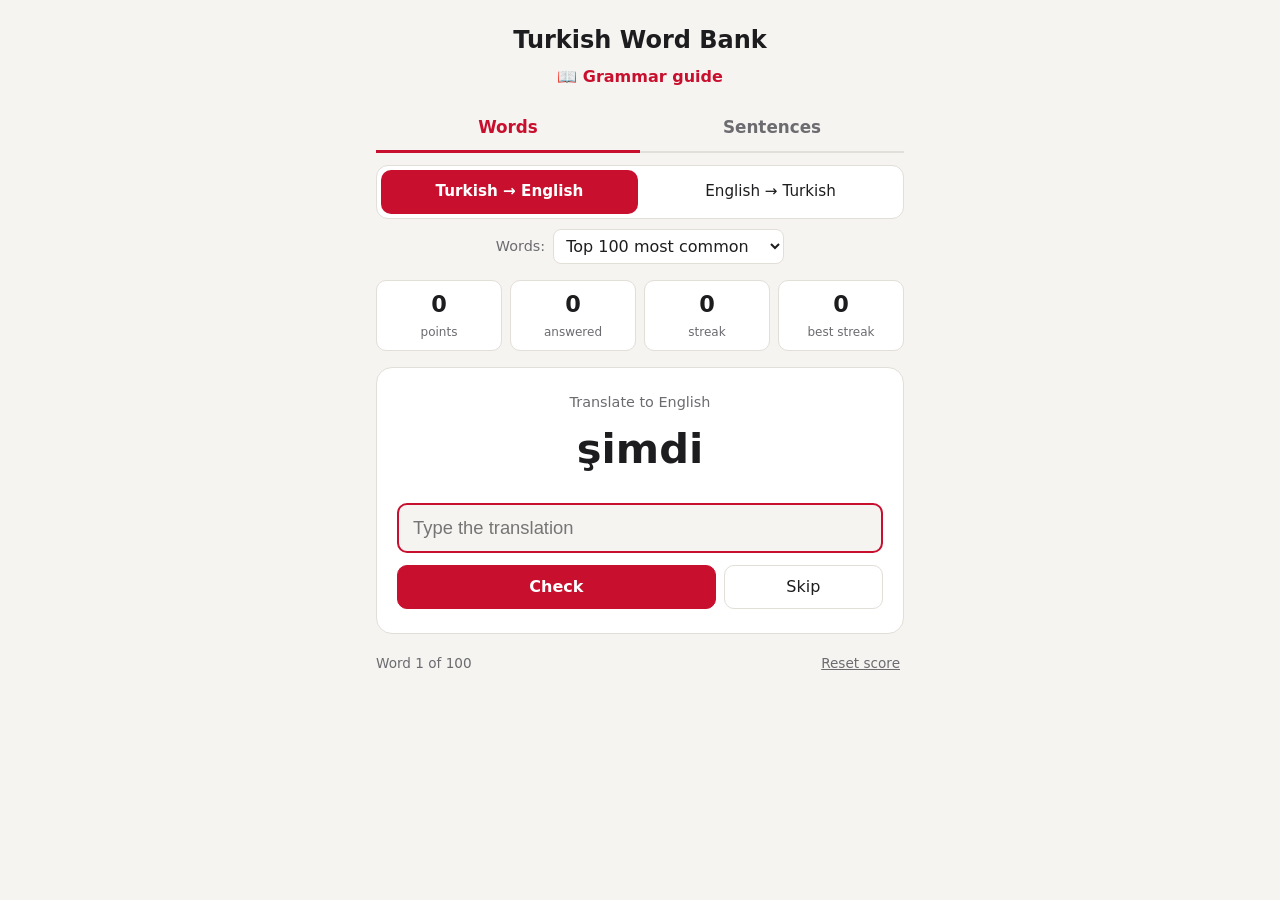
<file: index.html>
<!doctype html>
<html lang="en">
<head>
  <meta charset="utf-8">
  <meta name="viewport" content="width=device-width, initial-scale=1, viewport-fit=cover">
  <meta name="theme-color" content="#c8102e">
  <title>Turkish Word Bank</title>
  <link rel="icon" href="data:image/svg+xml,<svg xmlns='http://www.w3.org/2000/svg' viewBox='0 0 100 100'><text y='.9em' font-size='90'>🇹🇷</text></svg>">
  <link rel="stylesheet" href="style.css">
</head>
<body>
  <main class="app">
    <header>
      <h1>Turkish Word Bank</h1>
      <a class="guide-link" href="grammar.html">📖 Grammar guide</a>
      <div class="mode" role="group" aria-label="What to practise">
        <button type="button" data-mode="words" class="active">Words</button>
        <button type="button" data-mode="sentences">Sentences</button>
      </div>
      <div id="wordControls">
        <div class="direction" role="group" aria-label="Translation direction">
          <button type="button" data-dir="tr-en" class="active">Turkish → English</button>
          <button type="button" data-dir="en-tr">English → Turkish</button>
        </div>
        <label class="range">
          Words:
          <select id="range">
            <option value="100">Top 100 most common</option>
            <option value="250">Top 250 most common</option>
            <option value="500">Top 500 most common</option>
            <option value="1000">Top 1000 most common</option>
            <option value="extra">500 everyday words</option>
            <option value="0">All words</option>
          </select>
        </label>
      </div>
      <div id="sentenceControls" hidden>
        <label class="range">
          Difficulty:
          <select id="level">
            <option value="all">Mixed</option>
            <option value="e">Easy</option>
            <option value="m">Medium</option>
            <option value="h">Hard</option>
          </select>
        </label>
      </div>
    </header>

    <section class="stats" aria-live="polite">
      <div><span id="score">0</span><small>points</small></div>
      <div><span id="attempts">0</span><small>answered</small></div>
      <div><span id="streak">0</span><small>streak</small></div>
      <div><span id="best">0</span><small>best streak</small></div>
    </section>

    <section class="card">
      <p class="prompt-label" id="promptLabel">Translate to English</p>
      <p class="prompt" id="prompt">…</p>

      <form id="answerForm" autocomplete="off">
        <div id="wordInput">
          <input id="answer" type="text" inputmode="text" autocapitalize="off" autocorrect="off" spellcheck="false" enterkeyhint="go" placeholder="Type the translation" aria-label="Your translation">
          <div class="tr-keys" id="trKeys" hidden>
            <button type="button">ç</button><button type="button">ğ</button><button type="button">ı</button><button type="button">İ</button><button type="button">ö</button><button type="button">ş</button><button type="button">ü</button>
          </div>
        </div>
        <div id="sentenceInput" hidden>
          <div class="tiles answer-line" id="tilesAnswer" aria-label="Your translation" aria-live="polite"></div>
          <div class="tiles bank" id="tilesBank" aria-label="Word choices"></div>
        </div>
        <div class="actions">
          <button type="submit" id="checkBtn" class="primary">Check</button>
          <button type="button" id="skipBtn">Skip</button>
        </div>
      </form>

      <div id="feedback" class="feedback" hidden></div>
      <div class="after" id="after" hidden>
        <button type="button" id="nextBtn" class="primary">Next word →</button>
      </div>
    </section>

    <footer>
      <span id="progress"></span>
      <button type="button" id="resetBtn" class="link">Reset score</button>
    </footer>
  </main>

  <script src="words.js"></script>
  <script src="sentences.js"></script>
  <script src="app.js"></script>
</body>
</html>
</file>
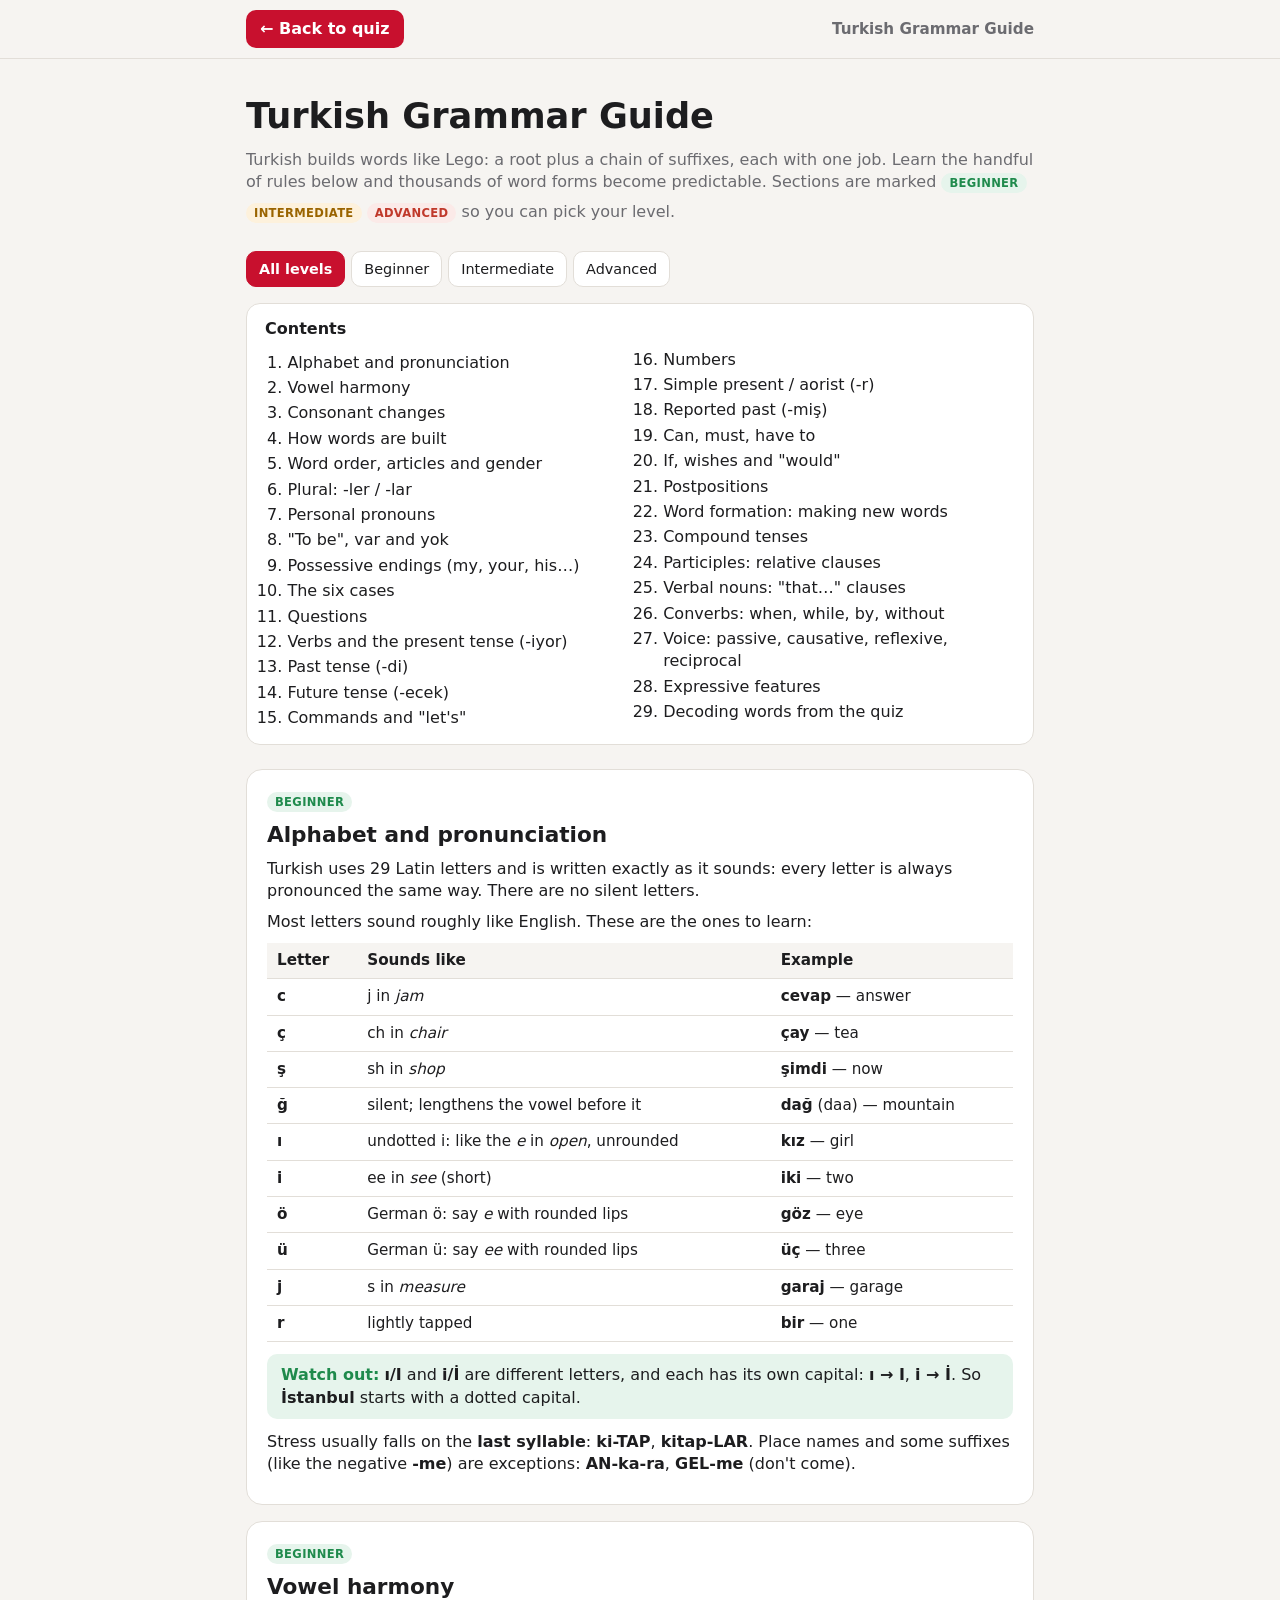
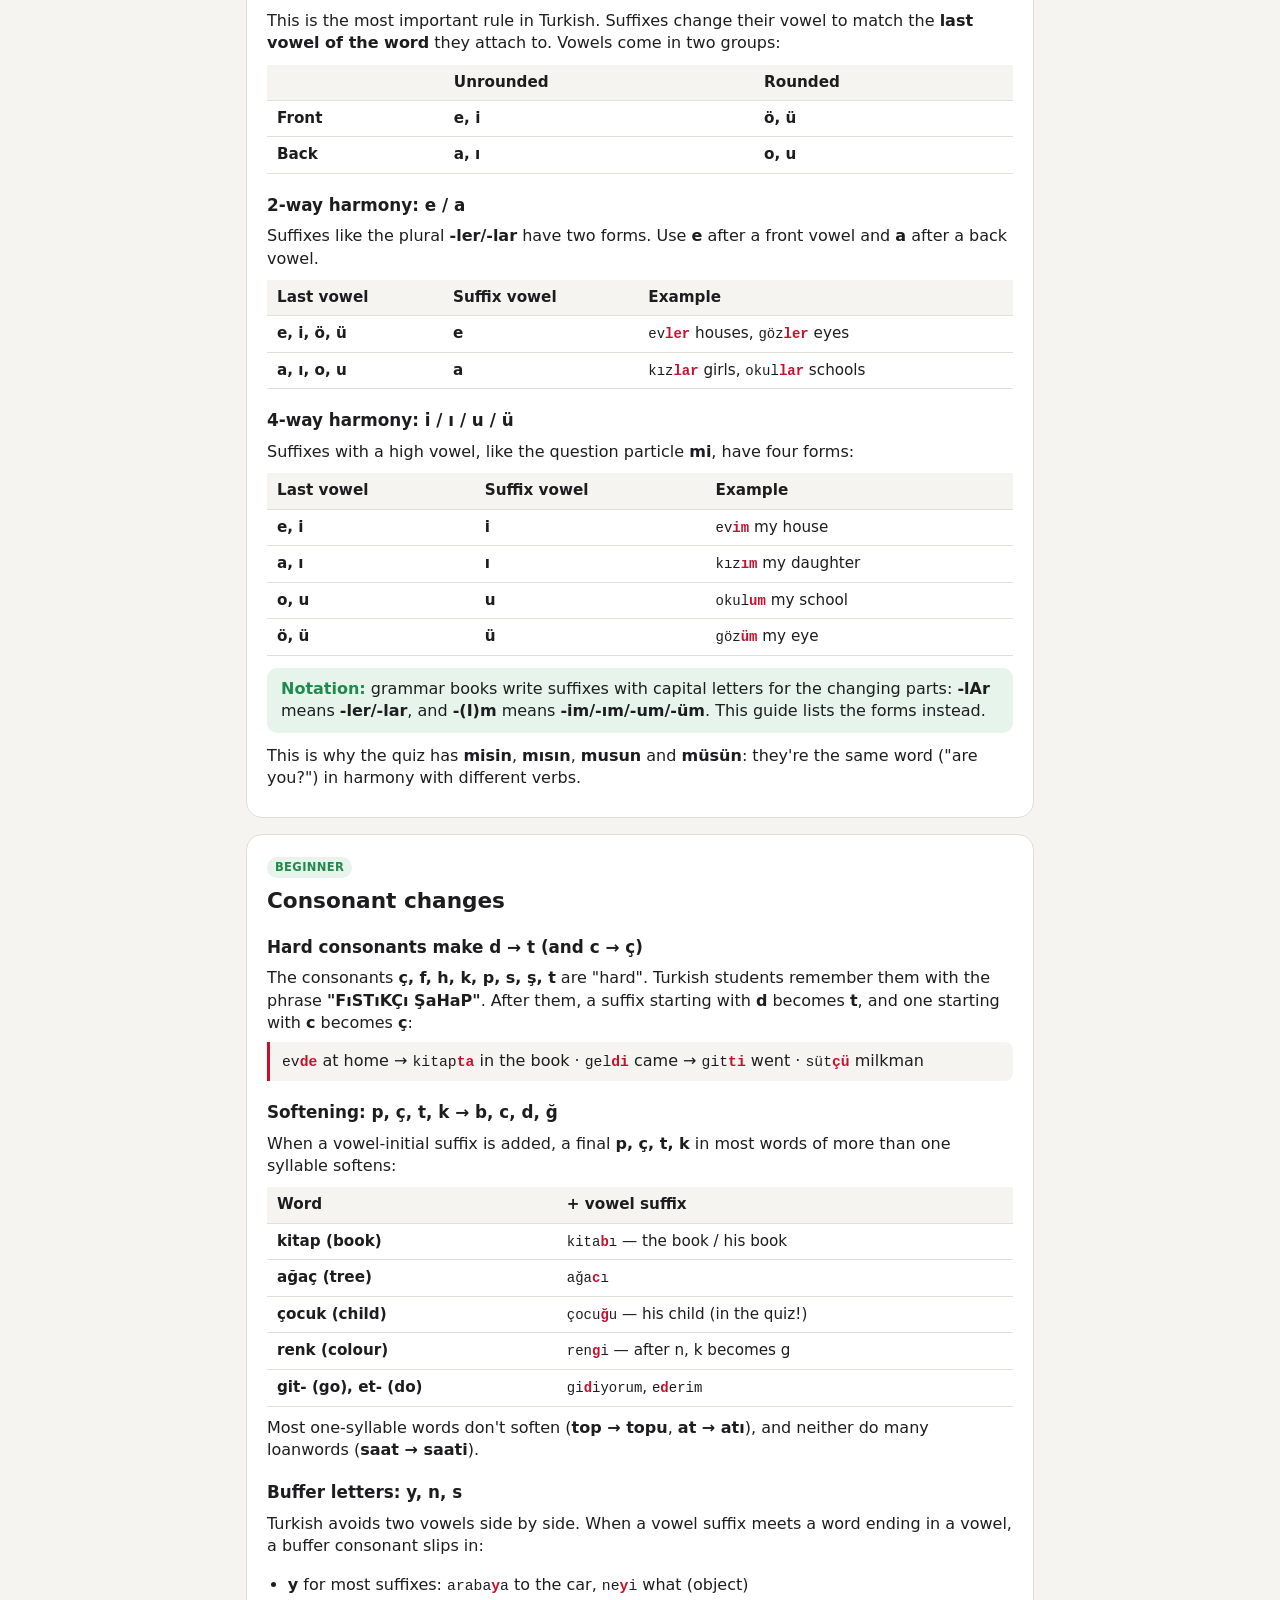
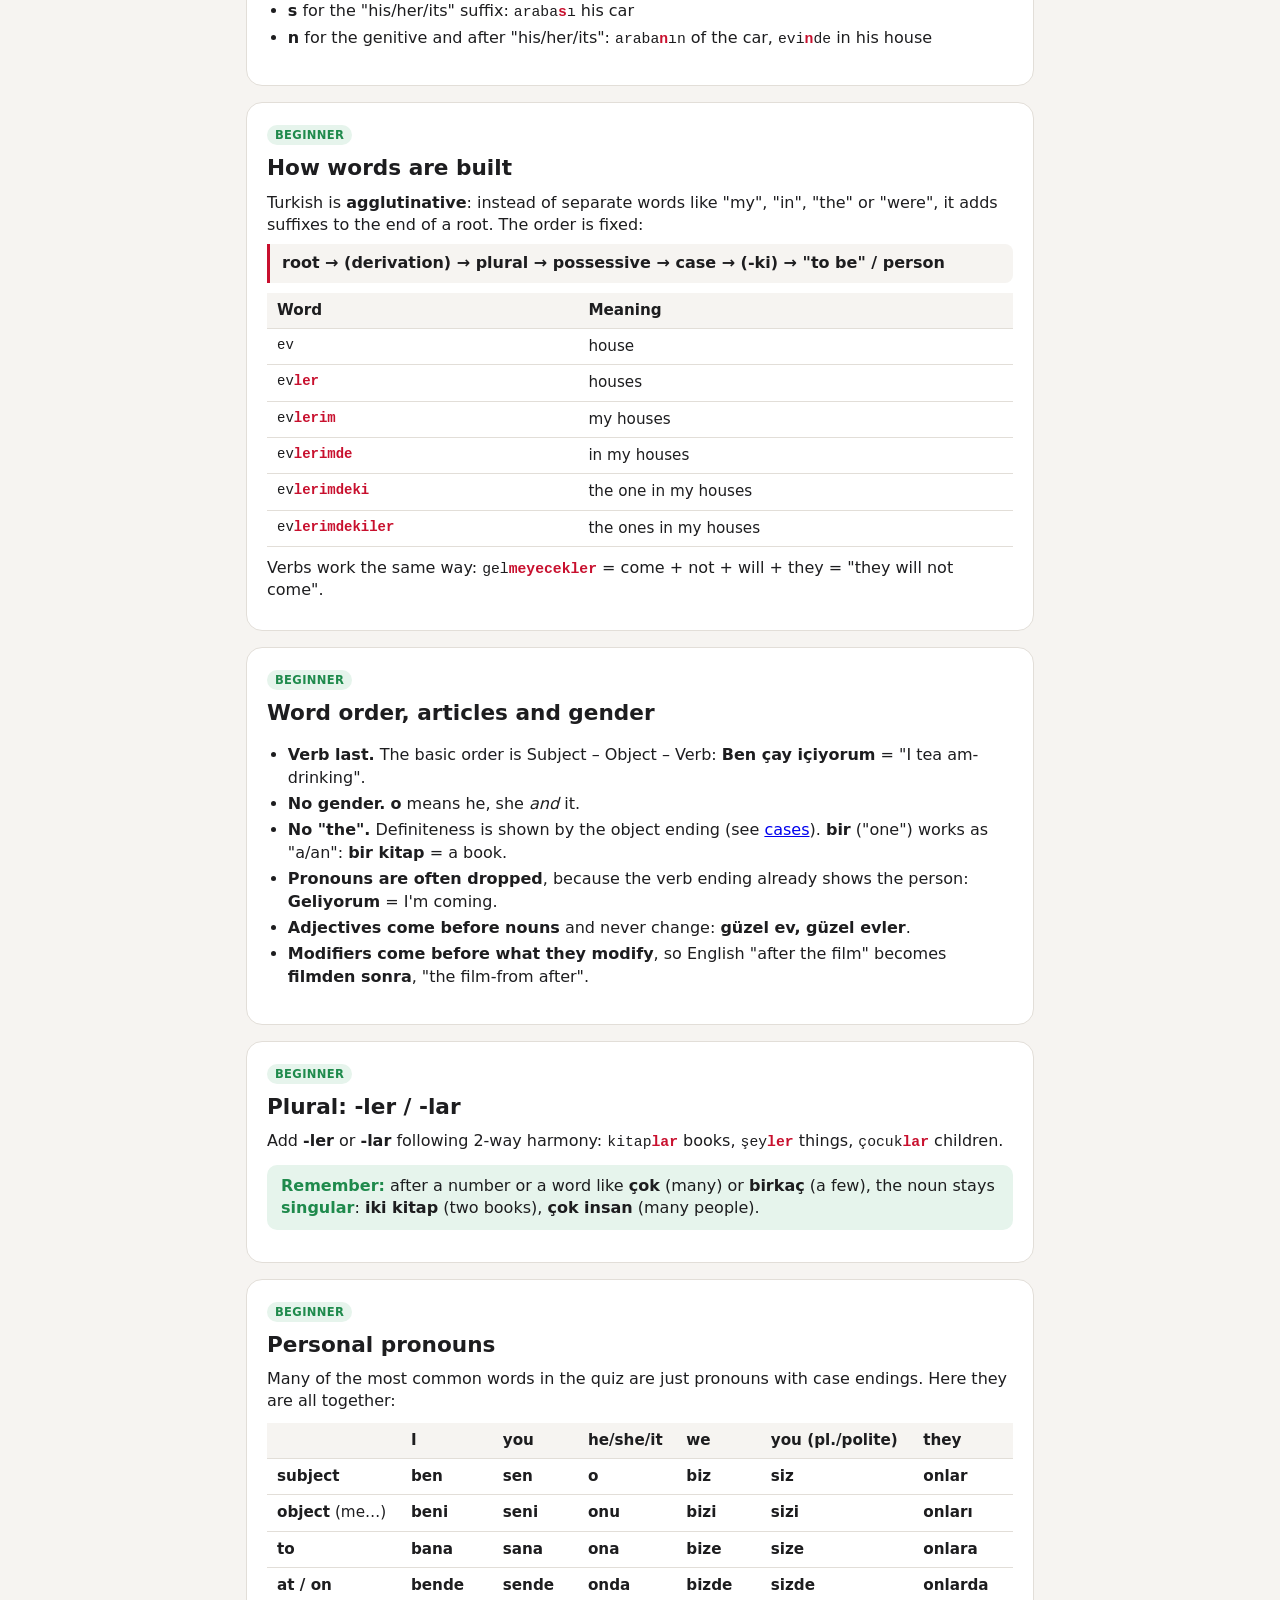
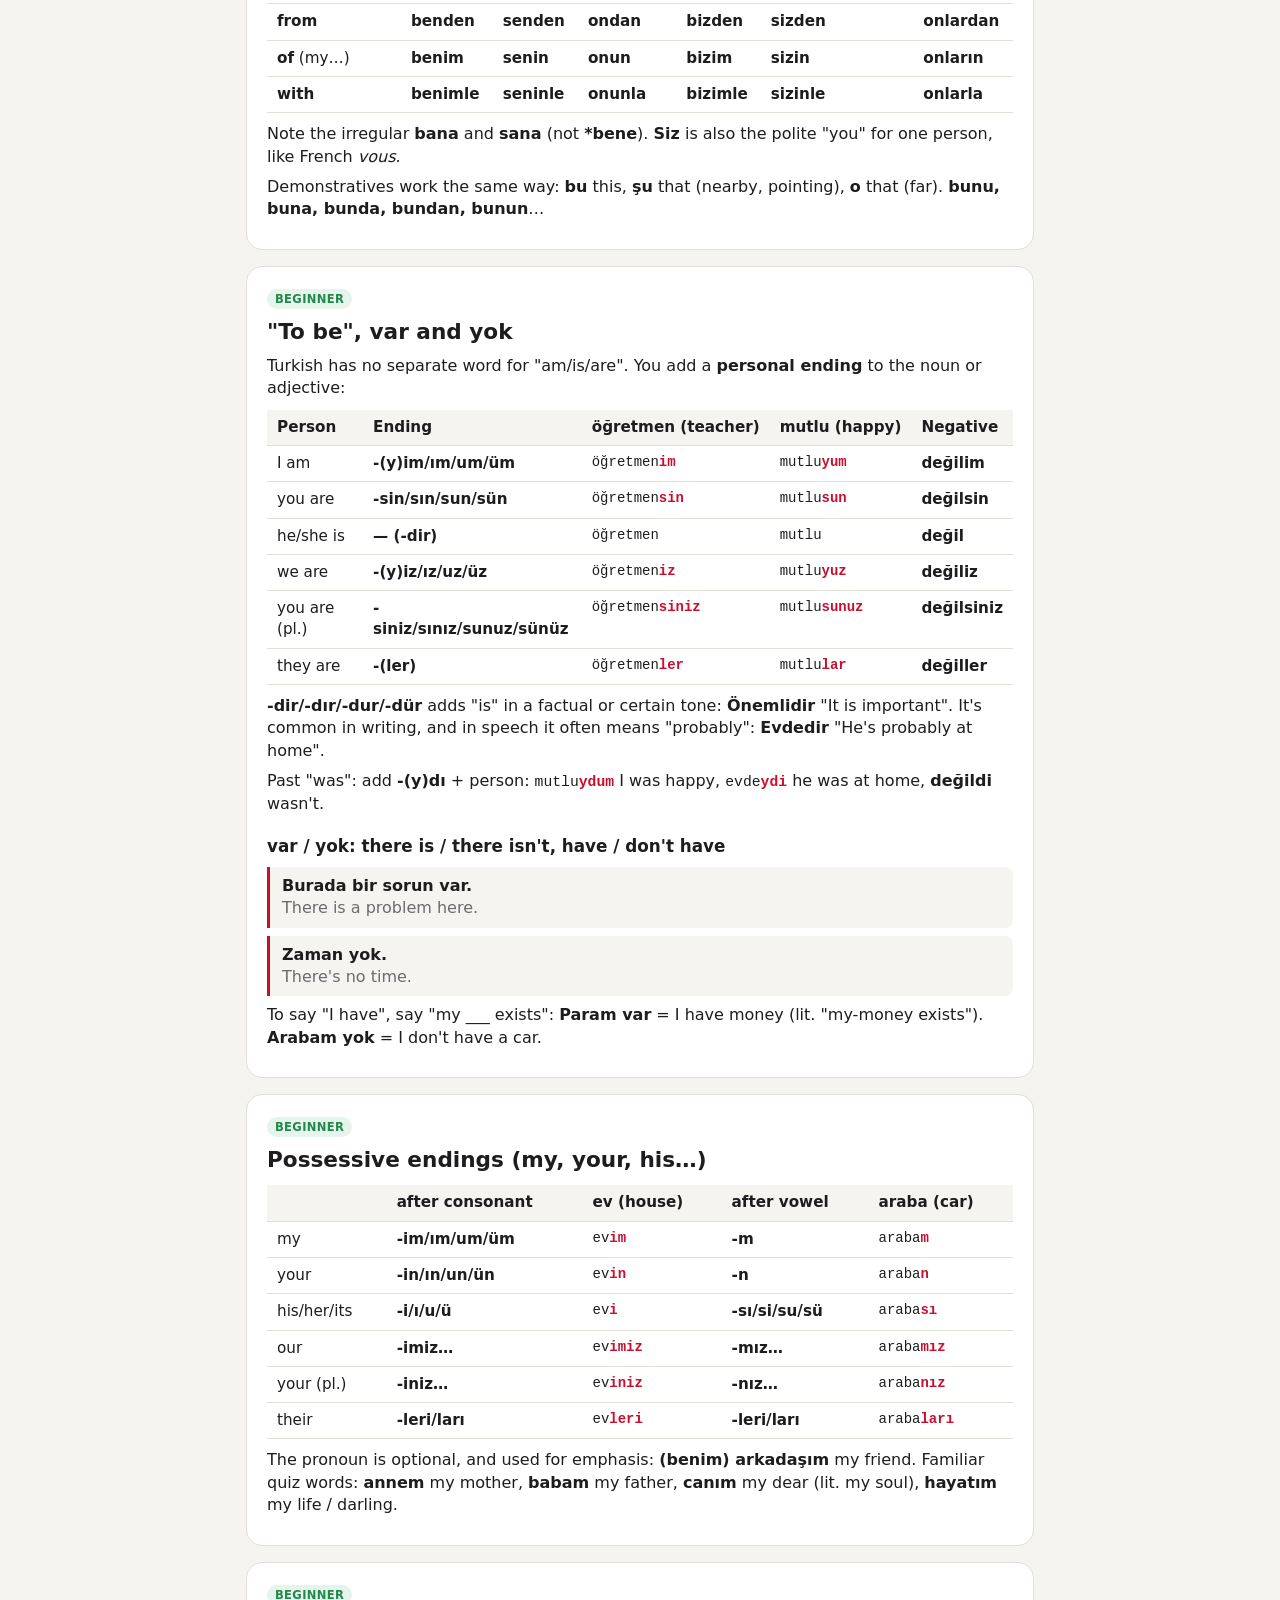
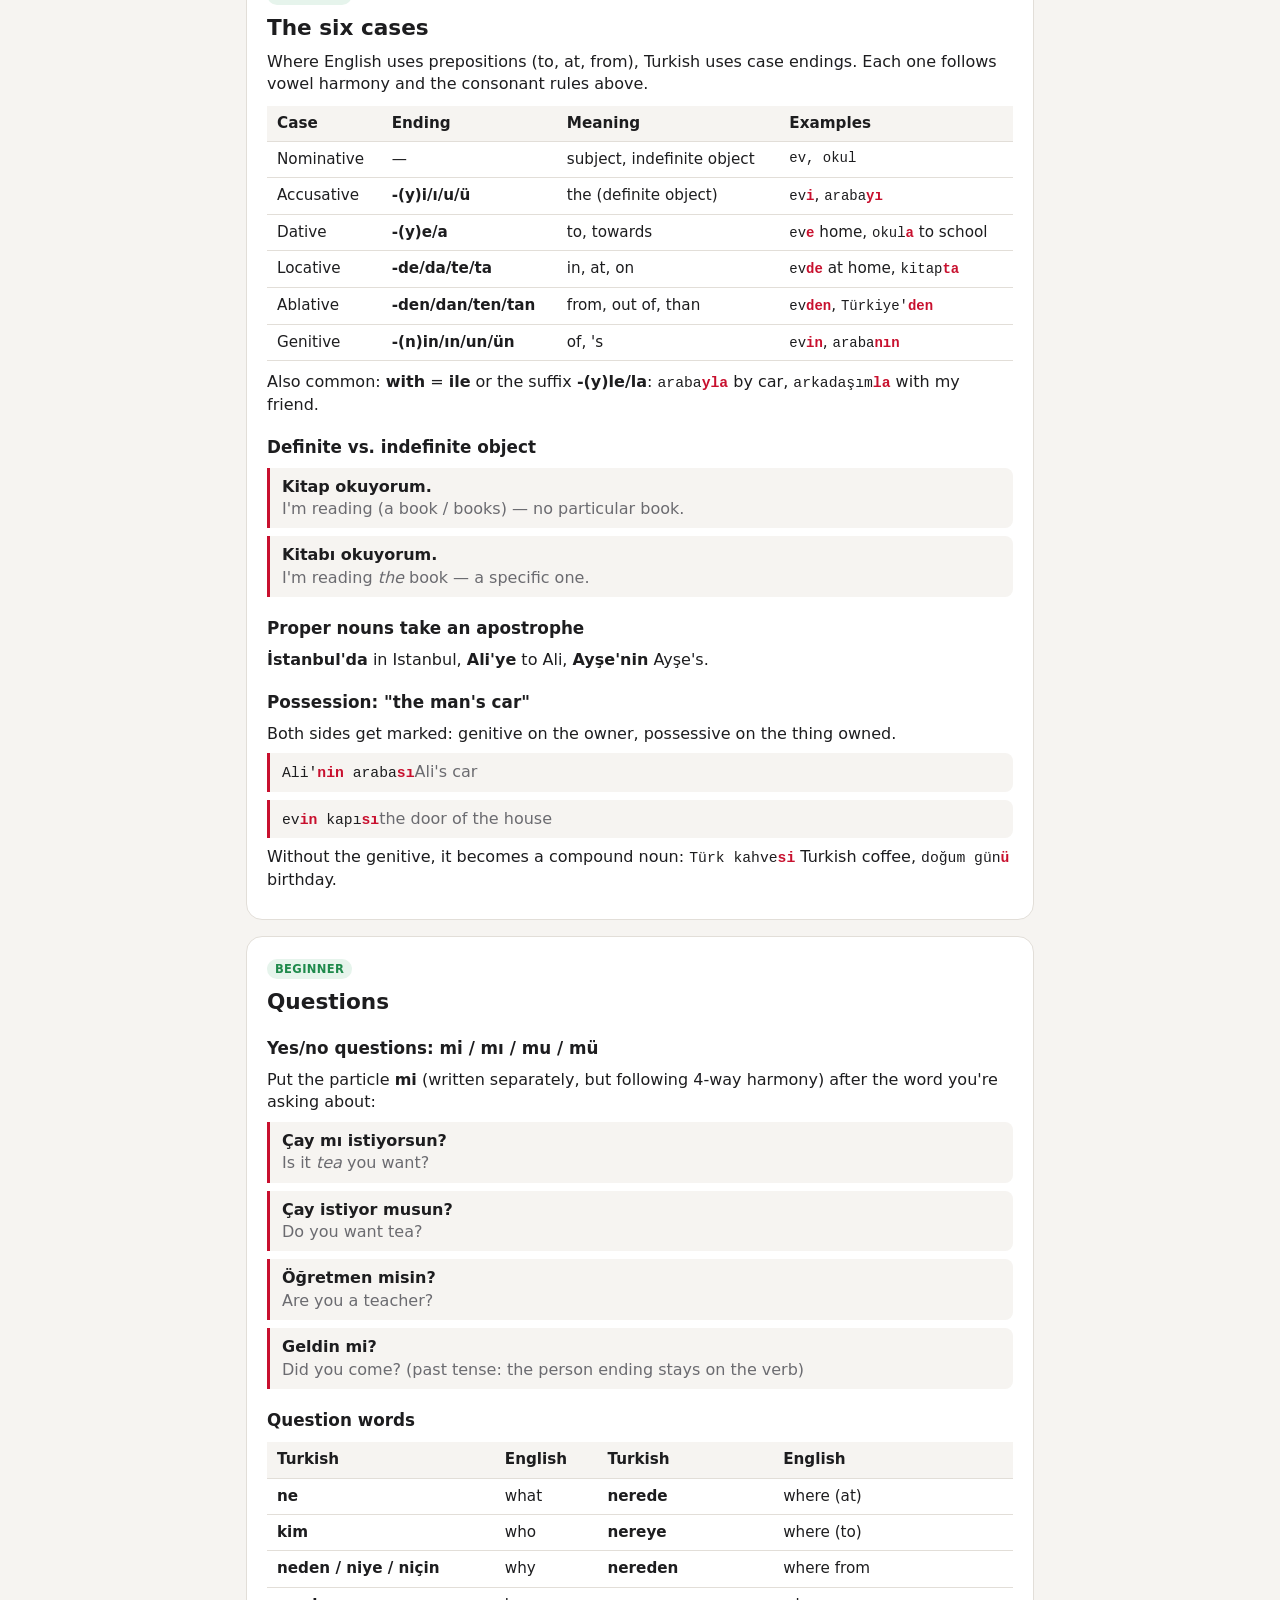
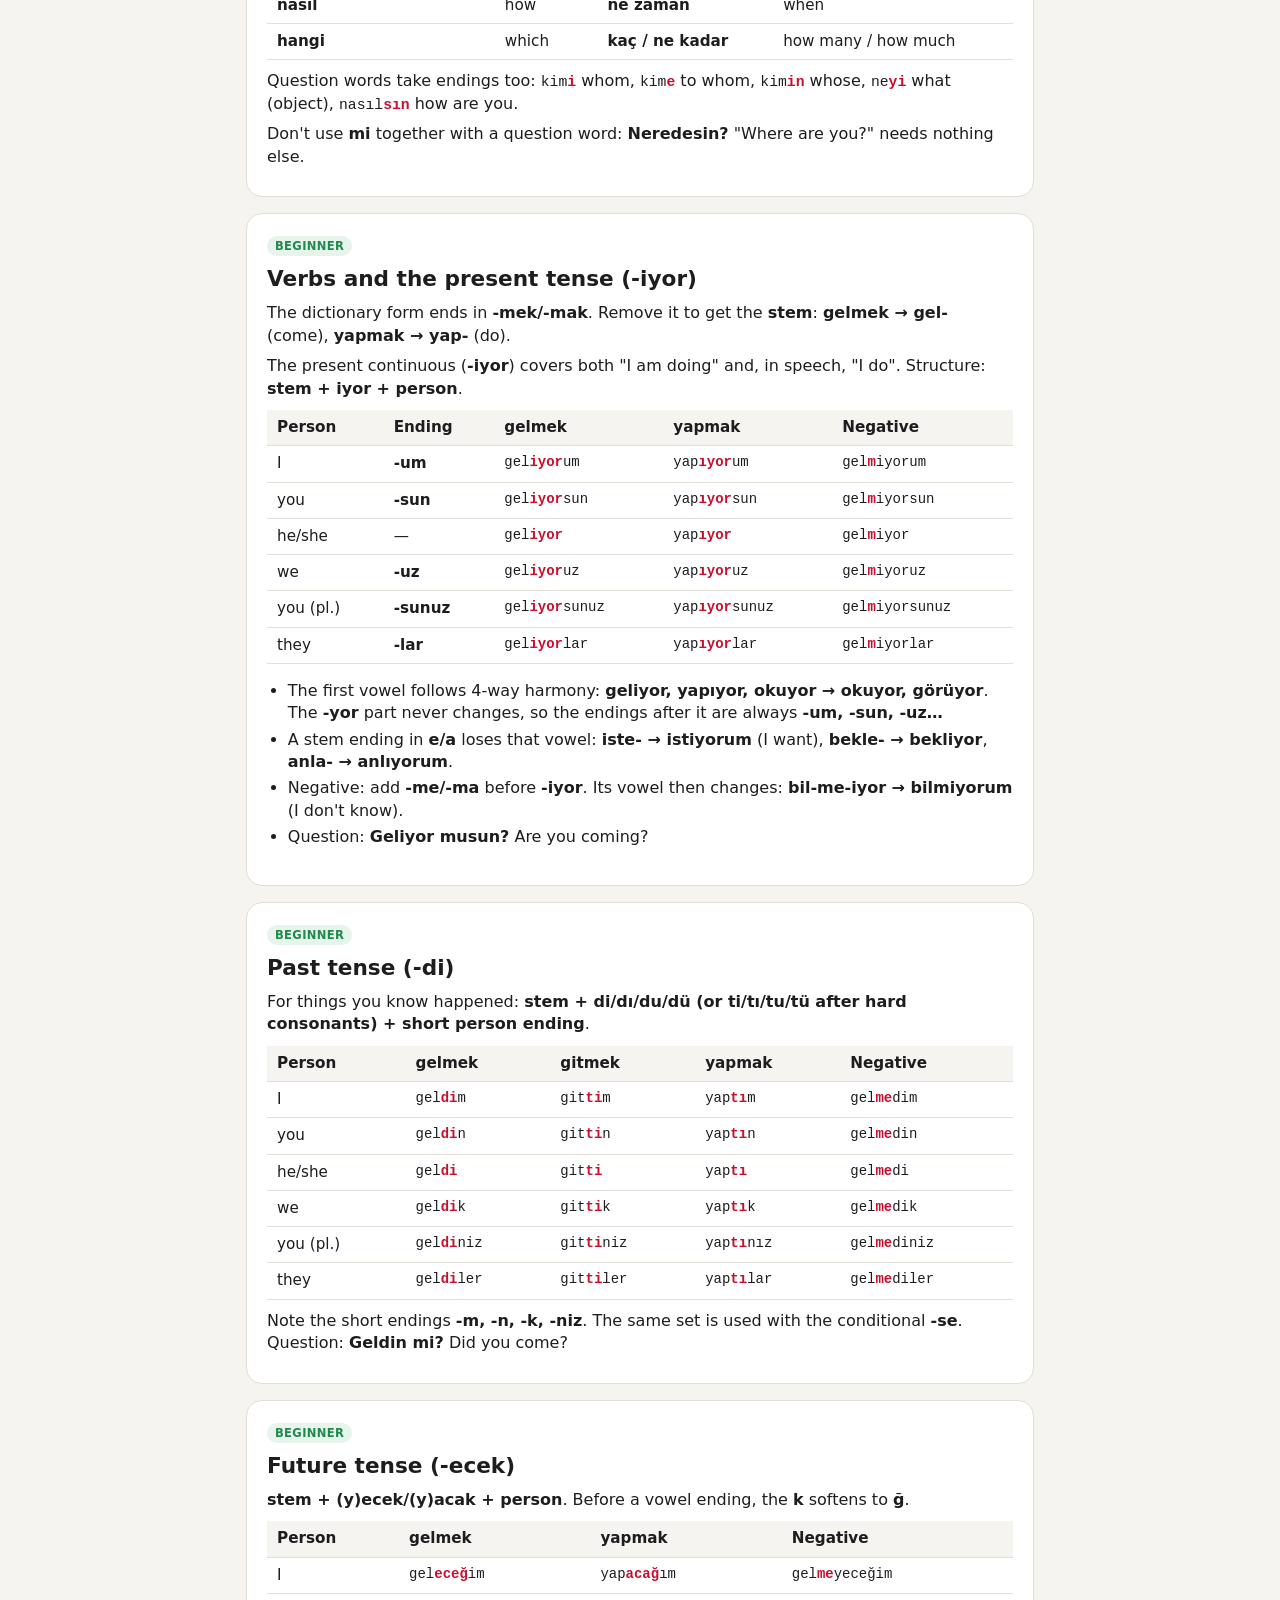
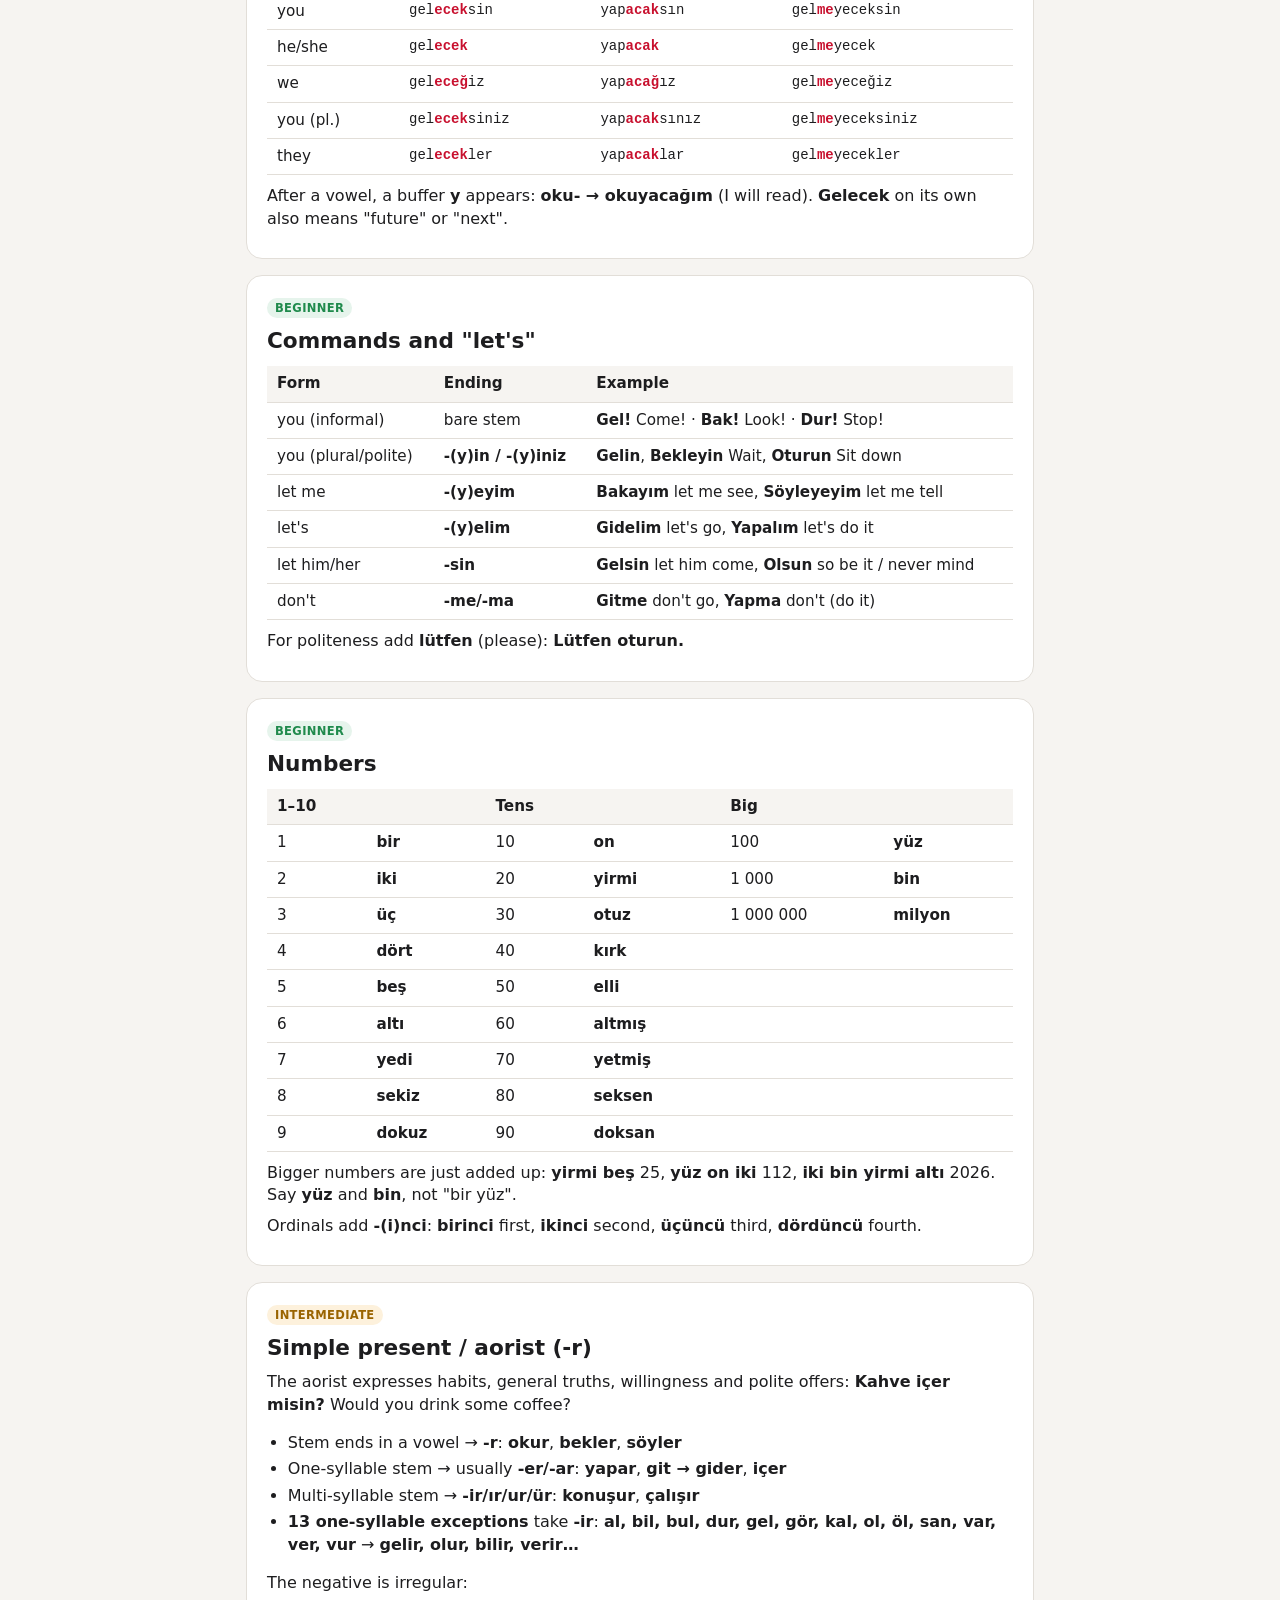
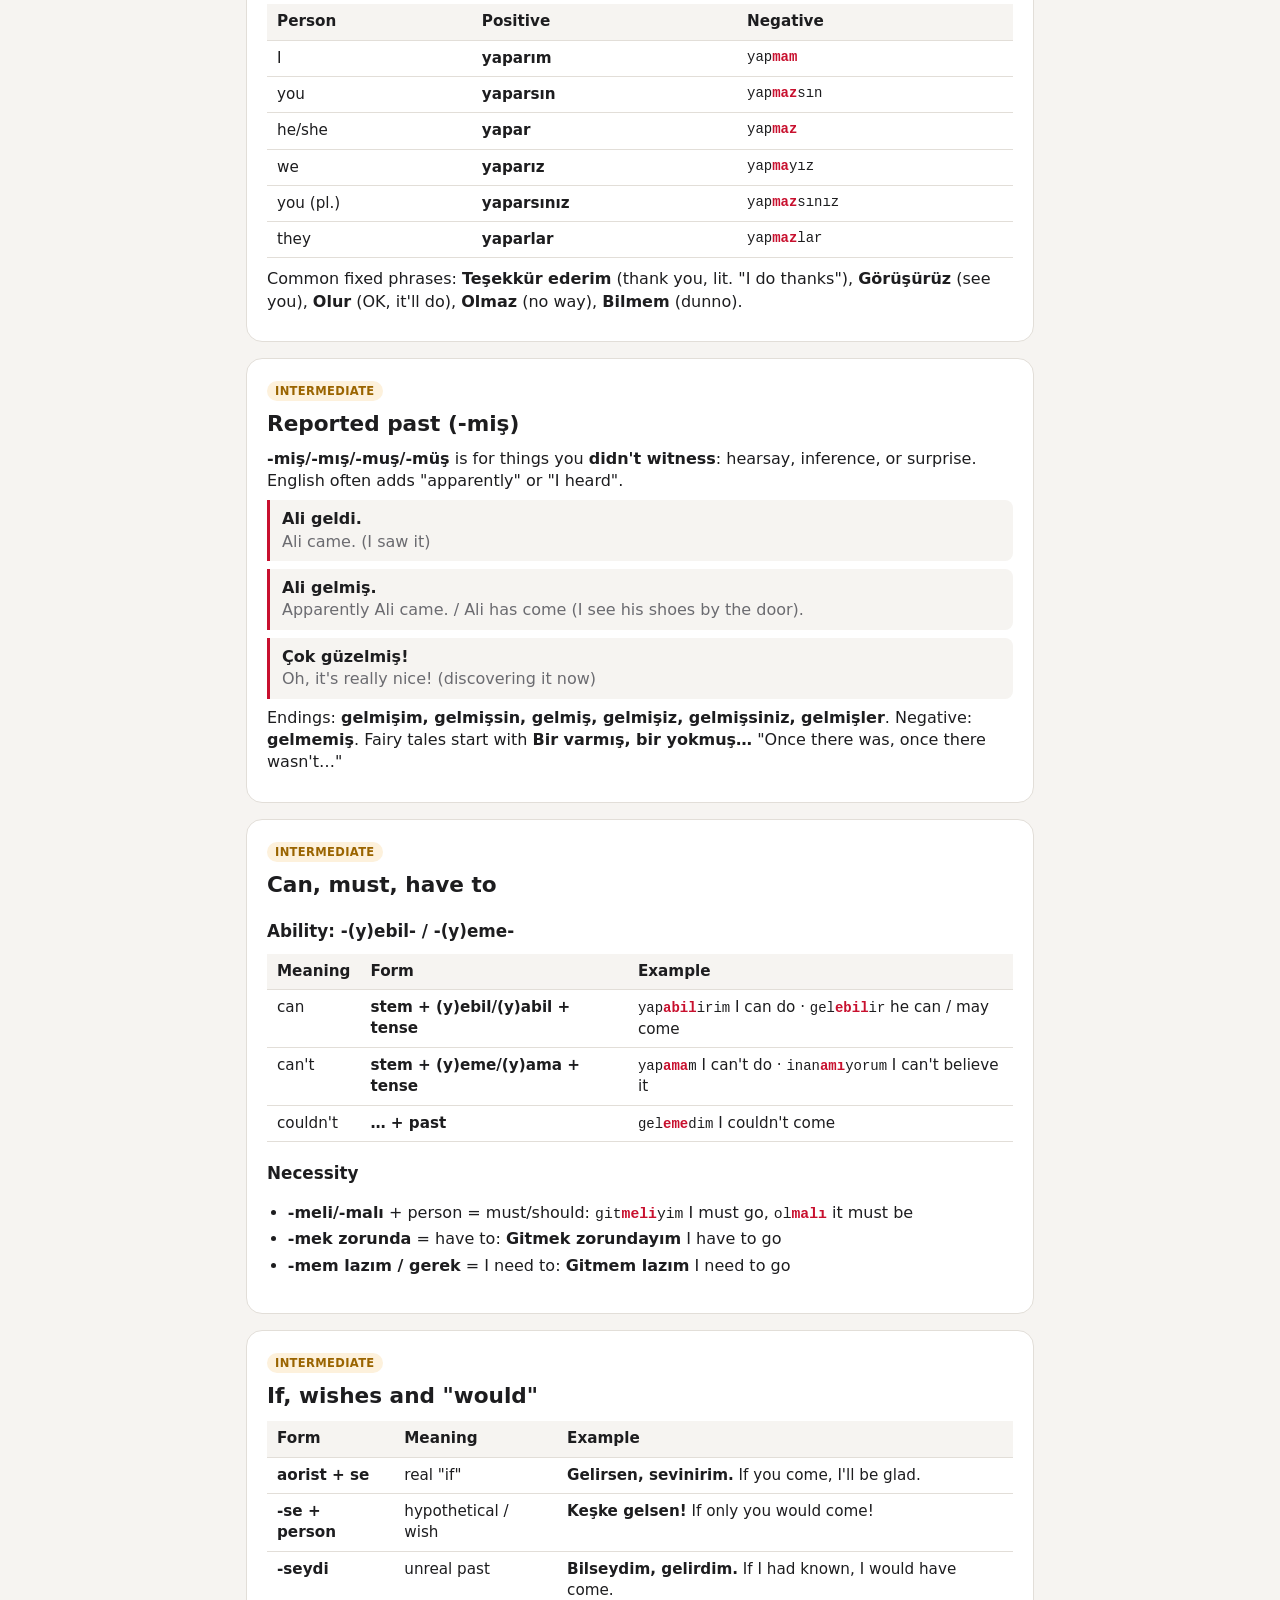
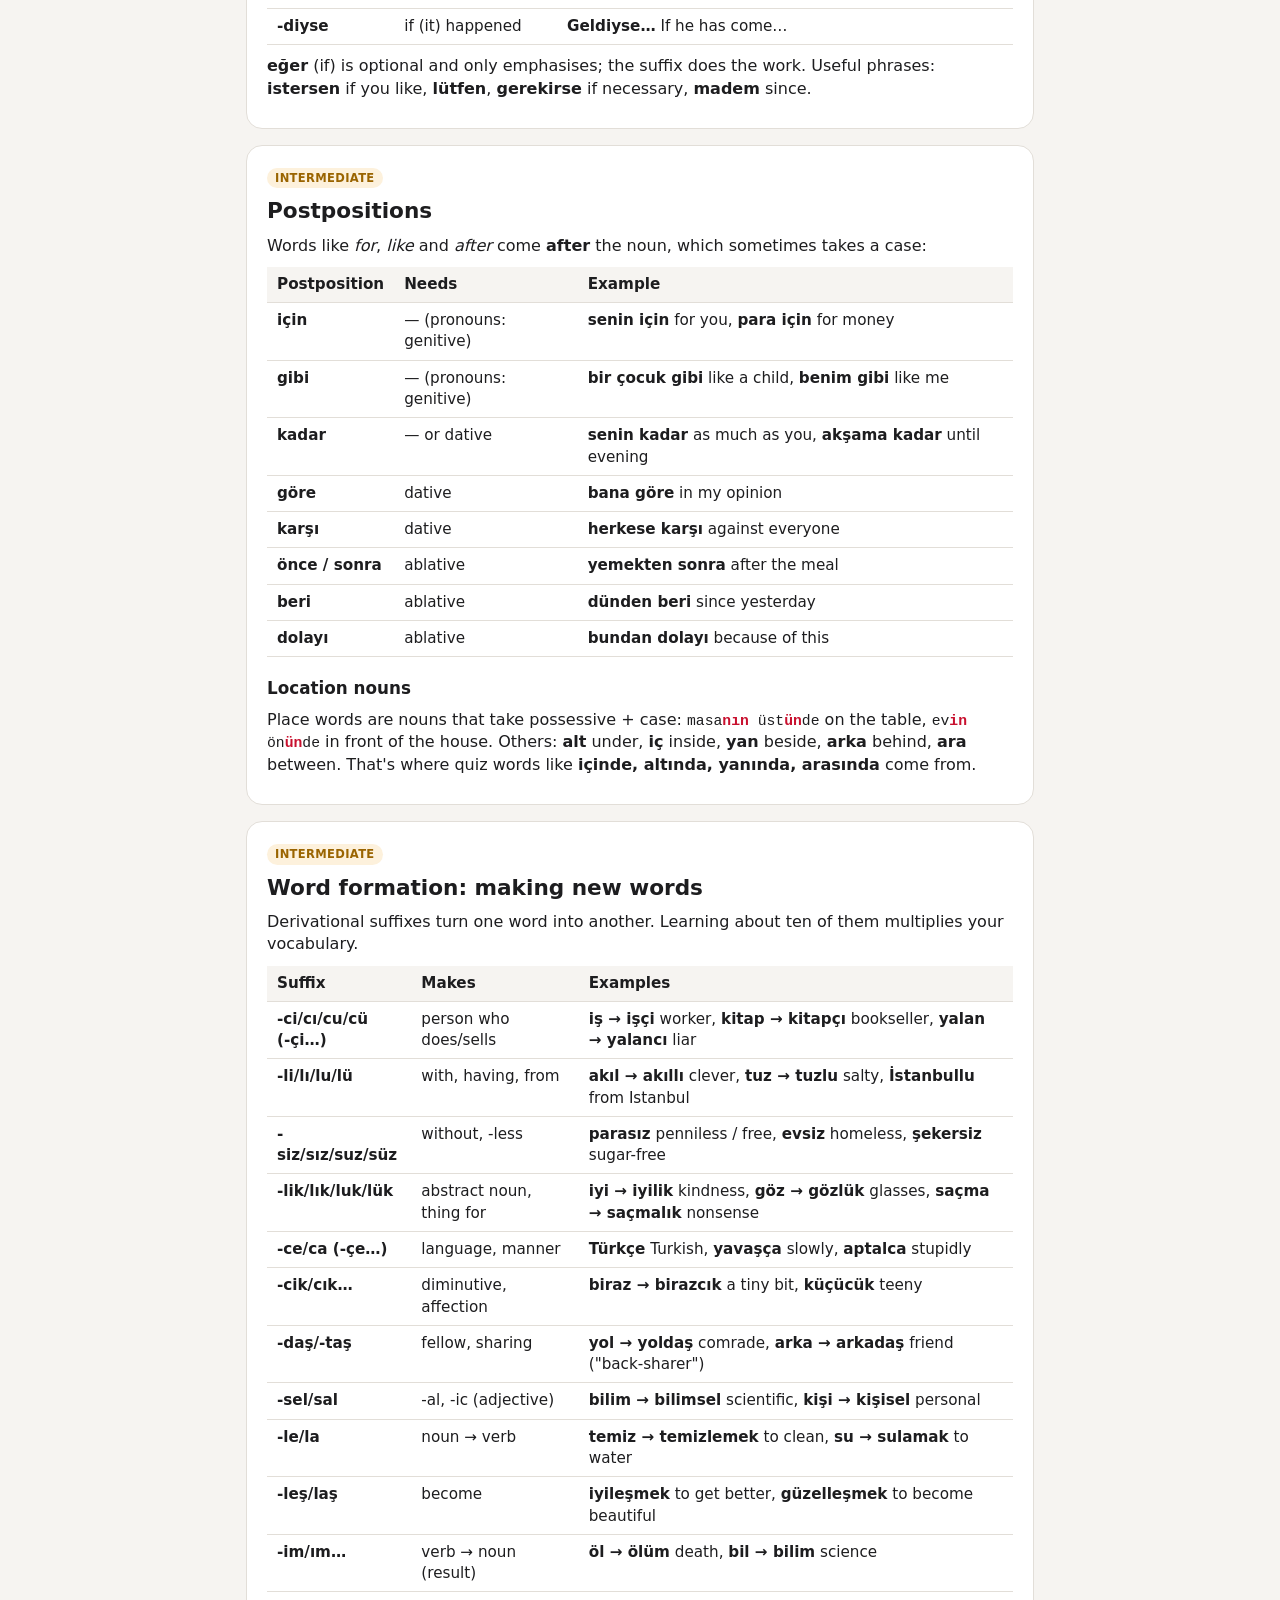
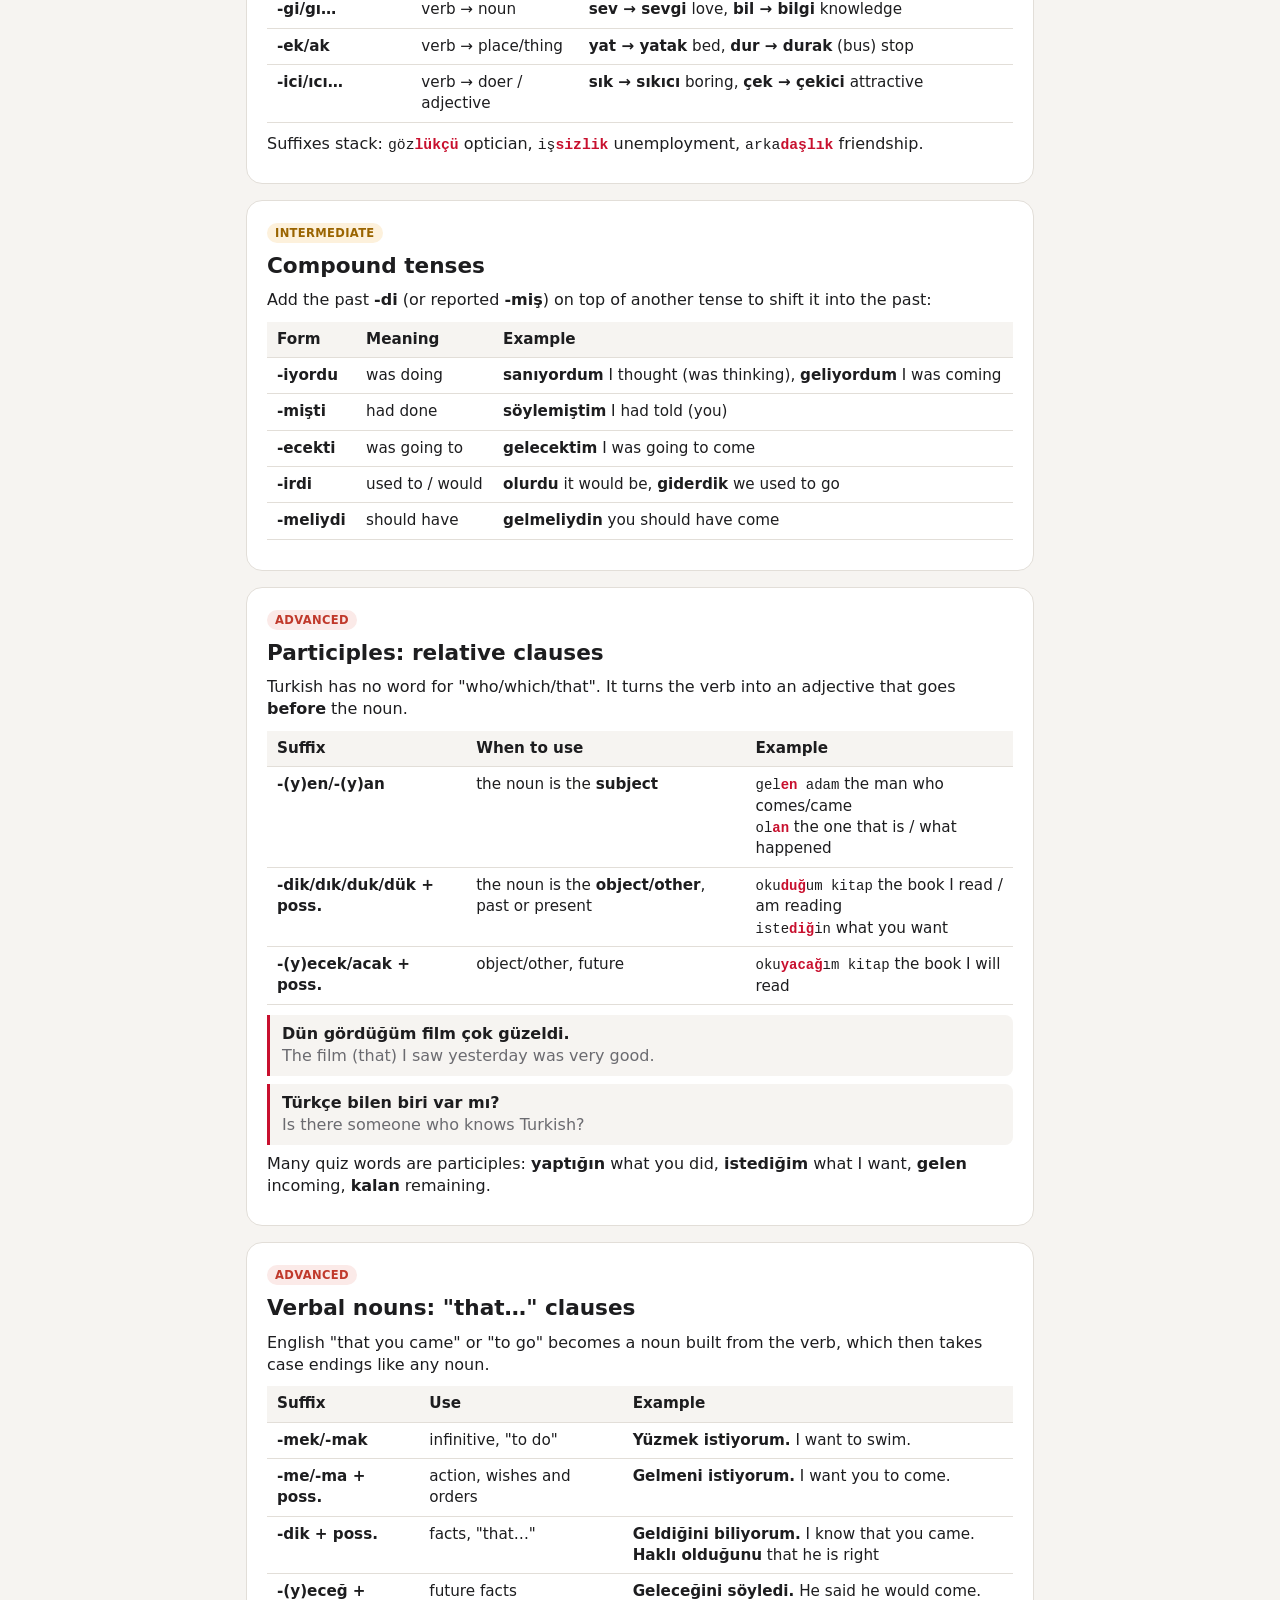
<file: grammar.html>
<!doctype html>
<html lang="en">
<head>
  <meta charset="utf-8">
  <meta name="viewport" content="width=device-width, initial-scale=1, viewport-fit=cover">
  <meta name="theme-color" content="#c8102e">
  <title>Turkish Grammar Guide</title>
  <link rel="icon" href="data:image/svg+xml,<svg xmlns='http://www.w3.org/2000/svg' viewBox='0 0 100 100'><text y='.9em' font-size='90'>🇹🇷</text></svg>">
  <link rel="stylesheet" href="style.css">
  <link rel="stylesheet" href="grammar.css">
</head>
<body>
  <nav class="topbar">
    <div class="topbar-inner">
      <a class="back-link" href="index.html">← Back to quiz</a>
      <span class="topbar-title">Turkish Grammar Guide</span>
    </div>
  </nav>

  <main class="guide" id="top">
    <h1>Turkish Grammar Guide</h1>
    <p class="intro">
      Turkish builds words like Lego: a root plus a chain of suffixes, each with one job.
      Learn the handful of rules below and thousands of word forms become predictable.
      Sections are marked <span class="level beginner">Beginner</span>
      <span class="level intermediate">Intermediate</span>
      <span class="level advanced">Advanced</span> so you can pick your level.
    </p>

    <div class="filters" role="group" aria-label="Filter by level">
      <button type="button" data-filter="all" class="active">All levels</button>
      <button type="button" data-filter="beginner">Beginner</button>
      <button type="button" data-filter="intermediate">Intermediate</button>
      <button type="button" data-filter="advanced">Advanced</button>
    </div>

    <nav class="toc" aria-label="Contents">
      <h2>Contents</h2>
      <ol id="tocList"></ol>
    </nav>

    <!-- ============ BEGINNER ============ -->

    <section class="topic" id="alphabet" data-level="beginner">
      <span class="level beginner">Beginner</span>
      <h2>Alphabet and pronunciation</h2>
      <p>Turkish uses 29 Latin letters and is written exactly as it sounds: every letter is always pronounced the same way. There are no silent letters.</p>
      <p>Most letters sound roughly like English. These are the ones to learn:</p>
      <div class="table-wrap"><table>
        <tr><th>Letter</th><th>Sounds like</th><th>Example</th></tr>
        <tr><td class="tr">c</td><td>j in <em>jam</em></td><td><span class="tr">cevap</span> — answer</td></tr>
        <tr><td class="tr">ç</td><td>ch in <em>chair</em></td><td><span class="tr">çay</span> — tea</td></tr>
        <tr><td class="tr">ş</td><td>sh in <em>shop</em></td><td><span class="tr">şimdi</span> — now</td></tr>
        <tr><td class="tr">ğ</td><td>silent; lengthens the vowel before it</td><td><span class="tr">dağ</span> (daa) — mountain</td></tr>
        <tr><td class="tr">ı</td><td>undotted i: like the <em>e</em> in <em>open</em>, unrounded</td><td><span class="tr">kız</span> — girl</td></tr>
        <tr><td class="tr">i</td><td>ee in <em>see</em> (short)</td><td><span class="tr">iki</span> — two</td></tr>
        <tr><td class="tr">ö</td><td>German ö: say <em>e</em> with rounded lips</td><td><span class="tr">göz</span> — eye</td></tr>
        <tr><td class="tr">ü</td><td>German ü: say <em>ee</em> with rounded lips</td><td><span class="tr">üç</span> — three</td></tr>
        <tr><td class="tr">j</td><td>s in <em>measure</em></td><td><span class="tr">garaj</span> — garage</td></tr>
        <tr><td class="tr">r</td><td>lightly tapped</td><td><span class="tr">bir</span> — one</td></tr>
      </table></div>
      <div class="tip"><strong>Watch out:</strong> <span class="tr">ı/I</span> and <span class="tr">i/İ</span> are different letters, and each has its own capital: <span class="tr">ı → I</span>, <span class="tr">i → İ</span>. So <span class="tr">İstanbul</span> starts with a dotted capital.</div>
      <p>Stress usually falls on the <strong>last syllable</strong>: <span class="tr">ki-TAP</span>, <span class="tr">kitap-LAR</span>. Place names and some suffixes (like the negative <span class="tr">-me</span>) are exceptions: <span class="tr">AN-ka-ra</span>, <span class="tr">GEL-me</span> (don't come).</p>
    </section>

    <section class="topic" id="harmony" data-level="beginner">
      <span class="level beginner">Beginner</span>
      <h2>Vowel harmony</h2>
      <p>This is the most important rule in Turkish. Suffixes change their vowel to match the <strong>last vowel of the word</strong> they attach to. Vowels come in two groups:</p>
      <div class="table-wrap"><table>
        <tr><th></th><th>Unrounded</th><th>Rounded</th></tr>
        <tr><td><strong>Front</strong></td><td class="tr">e, i</td><td class="tr">ö, ü</td></tr>
        <tr><td><strong>Back</strong></td><td class="tr">a, ı</td><td class="tr">o, u</td></tr>
      </table></div>

      <h3>2-way harmony: e / a</h3>
      <p>Suffixes like the plural <span class="tr">-ler/-lar</span> have two forms. Use <span class="tr">e</span> after a front vowel and <span class="tr">a</span> after a back vowel.</p>
      <div class="table-wrap"><table>
        <tr><th>Last vowel</th><th>Suffix vowel</th><th>Example</th></tr>
        <tr><td class="tr">e, i, ö, ü</td><td class="tr">e</td><td><span class="split">ev<b>ler</b></span> houses, <span class="split">göz<b>ler</b></span> eyes</td></tr>
        <tr><td class="tr">a, ı, o, u</td><td class="tr">a</td><td><span class="split">kız<b>lar</b></span> girls, <span class="split">okul<b>lar</b></span> schools</td></tr>
      </table></div>

      <h3>4-way harmony: i / ı / u / ü</h3>
      <p>Suffixes with a high vowel, like the question particle <span class="tr">mi</span>, have four forms:</p>
      <div class="table-wrap"><table>
        <tr><th>Last vowel</th><th>Suffix vowel</th><th>Example</th></tr>
        <tr><td class="tr">e, i</td><td class="tr">i</td><td><span class="split">ev<b>im</b></span> my house</td></tr>
        <tr><td class="tr">a, ı</td><td class="tr">ı</td><td><span class="split">kız<b>ım</b></span> my daughter</td></tr>
        <tr><td class="tr">o, u</td><td class="tr">u</td><td><span class="split">okul<b>um</b></span> my school</td></tr>
        <tr><td class="tr">ö, ü</td><td class="tr">ü</td><td><span class="split">göz<b>üm</b></span> my eye</td></tr>
      </table></div>
      <div class="tip"><strong>Notation:</strong> grammar books write suffixes with capital letters for the changing parts: <span class="tr">-lAr</span> means <span class="tr">-ler/-lar</span>, and <span class="tr">-(I)m</span> means <span class="tr">-im/-ım/-um/-üm</span>. This guide lists the forms instead.</div>
      <p>This is why the quiz has <span class="tr">misin</span>, <span class="tr">mısın</span>, <span class="tr">musun</span> and <span class="tr">müsün</span>: they're the same word ("are you?") in harmony with different verbs.</p>
    </section>

    <section class="topic" id="consonants" data-level="beginner">
      <span class="level beginner">Beginner</span>
      <h2>Consonant changes</h2>
      <h3>Hard consonants make d → t (and c → ç)</h3>
      <p>The consonants <span class="tr">ç, f, h, k, p, s, ş, t</span> are "hard". Turkish students remember them with the phrase <span class="tr">"FıSTıKÇı ŞaHaP"</span>. After them, a suffix starting with <span class="tr">d</span> becomes <span class="tr">t</span>, and one starting with <span class="tr">c</span> becomes <span class="tr">ç</span>:</p>
      <div class="ex"><span class="split">ev<b>de</b></span> at home → <span class="split">kitap<b>ta</b></span> in the book · <span class="split">gel<b>di</b></span> came → <span class="split">git<b>ti</b></span> went · <span class="split">süt<b>çü</b></span> milkman</div>

      <h3>Softening: p, ç, t, k → b, c, d, ğ</h3>
      <p>When a vowel-initial suffix is added, a final <span class="tr">p, ç, t, k</span> in most words of more than one syllable softens:</p>
      <div class="table-wrap"><table>
        <tr><th>Word</th><th>+ vowel suffix</th></tr>
        <tr><td class="tr">kitap (book)</td><td><span class="split">kita<b>b</b>ı</span> — the book / his book</td></tr>
        <tr><td class="tr">ağaç (tree)</td><td><span class="split">ağa<b>c</b>ı</span></td></tr>
        <tr><td class="tr">çocuk (child)</td><td><span class="split">çocu<b>ğ</b>u</span> — his child (in the quiz!)</td></tr>
        <tr><td class="tr">renk (colour)</td><td><span class="split">ren<b>g</b>i</span> — after n, k becomes g</td></tr>
        <tr><td class="tr">git- (go), et- (do)</td><td><span class="split">gi<b>d</b>iyorum</span>, <span class="split">e<b>d</b>erim</span></td></tr>
      </table></div>
      <p>Most one-syllable words don't soften (<span class="tr">top → topu</span>, <span class="tr">at → atı</span>), and neither do many loanwords (<span class="tr">saat → saati</span>).</p>

      <h3>Buffer letters: y, n, s</h3>
      <p>Turkish avoids two vowels side by side. When a vowel suffix meets a word ending in a vowel, a buffer consonant slips in:</p>
      <ul>
        <li><span class="tr">y</span> for most suffixes: <span class="split">araba<b>y</b>a</span> to the car, <span class="split">ne<b>y</b>i</span> what (object)</li>
        <li><span class="tr">s</span> for the "his/her/its" suffix: <span class="split">araba<b>s</b>ı</span> his car</li>
        <li><span class="tr">n</span> for the genitive and after "his/her/its": <span class="split">araba<b>n</b>ın</span> of the car, <span class="split">evi<b>n</b>de</span> in his house</li>
      </ul>
    </section>

    <section class="topic" id="agglutination" data-level="beginner">
      <span class="level beginner">Beginner</span>
      <h2>How words are built</h2>
      <p>Turkish is <strong>agglutinative</strong>: instead of separate words like "my", "in", "the" or "were", it adds suffixes to the end of a root. The order is fixed:</p>
      <div class="ex"><span class="tr">root → (derivation) → plural → possessive → case → (-ki) → "to be" / person</span></div>
      <div class="table-wrap"><table>
        <tr><th>Word</th><th>Meaning</th></tr>
        <tr><td class="split">ev</td><td>house</td></tr>
        <tr><td class="split">ev<b>ler</b></td><td>houses</td></tr>
        <tr><td class="split">ev<b>ler</b><b>im</b></td><td>my houses</td></tr>
        <tr><td class="split">ev<b>ler</b><b>im</b><b>de</b></td><td>in my houses</td></tr>
        <tr><td class="split">ev<b>ler</b><b>im</b><b>de</b><b>ki</b></td><td>the one in my houses</td></tr>
        <tr><td class="split">ev<b>ler</b><b>im</b><b>de</b><b>ki</b><b>ler</b></td><td>the ones in my houses</td></tr>
      </table></div>
      <p>Verbs work the same way: <span class="split">gel<b>me</b><b>yecek</b><b>ler</b></span> = come + not + will + they = "they will not come".</p>
    </section>

    <section class="topic" id="basics" data-level="beginner">
      <span class="level beginner">Beginner</span>
      <h2>Word order, articles and gender</h2>
      <ul>
        <li><strong>Verb last.</strong> The basic order is Subject – Object – Verb: <span class="tr">Ben çay içiyorum</span> = "I tea am-drinking".</li>
        <li><strong>No gender.</strong> <span class="tr">o</span> means he, she <em>and</em> it.</li>
        <li><strong>No "the".</strong> Definiteness is shown by the object ending (see <a href="#cases">cases</a>). <span class="tr">bir</span> ("one") works as "a/an": <span class="tr">bir kitap</span> = a book.</li>
        <li><strong>Pronouns are often dropped</strong>, because the verb ending already shows the person: <span class="tr">Geliyorum</span> = I'm coming.</li>
        <li><strong>Adjectives come before nouns</strong> and never change: <span class="tr">güzel ev, güzel evler</span>.</li>
        <li><strong>Modifiers come before what they modify</strong>, so English "after the film" becomes <span class="tr">filmden sonra</span>, "the film-from after".</li>
      </ul>
    </section>

    <section class="topic" id="plural" data-level="beginner">
      <span class="level beginner">Beginner</span>
      <h2>Plural: -ler / -lar</h2>
      <p>Add <span class="tr">-ler</span> or <span class="tr">-lar</span> following 2-way harmony: <span class="split">kitap<b>lar</b></span> books, <span class="split">şey<b>ler</b></span> things, <span class="split">çocuk<b>lar</b></span> children.</p>
      <div class="tip"><strong>Remember:</strong> after a number or a word like <span class="tr">çok</span> (many) or <span class="tr">birkaç</span> (a few), the noun stays <strong>singular</strong>: <span class="tr">iki kitap</span> (two books), <span class="tr">çok insan</span> (many people).</div>
    </section>

    <section class="topic" id="pronouns" data-level="beginner">
      <span class="level beginner">Beginner</span>
      <h2>Personal pronouns</h2>
      <p>Many of the most common words in the quiz are just pronouns with case endings. Here they are all together:</p>
      <div class="table-wrap"><table>
        <tr><th></th><th>I</th><th>you</th><th>he/she/it</th><th>we</th><th>you (pl./polite)</th><th>they</th></tr>
        <tr><td><strong>subject</strong></td><td class="tr">ben</td><td class="tr">sen</td><td class="tr">o</td><td class="tr">biz</td><td class="tr">siz</td><td class="tr">onlar</td></tr>
        <tr><td><strong>object</strong> (me…)</td><td class="tr">beni</td><td class="tr">seni</td><td class="tr">onu</td><td class="tr">bizi</td><td class="tr">sizi</td><td class="tr">onları</td></tr>
        <tr><td><strong>to</strong></td><td class="tr">bana</td><td class="tr">sana</td><td class="tr">ona</td><td class="tr">bize</td><td class="tr">size</td><td class="tr">onlara</td></tr>
        <tr><td><strong>at / on</strong></td><td class="tr">bende</td><td class="tr">sende</td><td class="tr">onda</td><td class="tr">bizde</td><td class="tr">sizde</td><td class="tr">onlarda</td></tr>
        <tr><td><strong>from</strong></td><td class="tr">benden</td><td class="tr">senden</td><td class="tr">ondan</td><td class="tr">bizden</td><td class="tr">sizden</td><td class="tr">onlardan</td></tr>
        <tr><td><strong>of</strong> (my…)</td><td class="tr">benim</td><td class="tr">senin</td><td class="tr">onun</td><td class="tr">bizim</td><td class="tr">sizin</td><td class="tr">onların</td></tr>
        <tr><td><strong>with</strong></td><td class="tr">benimle</td><td class="tr">seninle</td><td class="tr">onunla</td><td class="tr">bizimle</td><td class="tr">sizinle</td><td class="tr">onlarla</td></tr>
      </table></div>
      <p>Note the irregular <span class="tr">bana</span> and <span class="tr">sana</span> (not <span class="tr">*bene</span>). <span class="tr">Siz</span> is also the polite "you" for one person, like French <em>vous</em>.</p>
      <p>Demonstratives work the same way: <span class="tr">bu</span> this, <span class="tr">şu</span> that (nearby, pointing), <span class="tr">o</span> that (far). <span class="tr">bunu, buna, bunda, bundan, bunun</span>…</p>
    </section>

    <section class="topic" id="tobe" data-level="beginner">
      <span class="level beginner">Beginner</span>
      <h2>"To be", var and yok</h2>
      <p>Turkish has no separate word for "am/is/are". You add a <strong>personal ending</strong> to the noun or adjective:</p>
      <div class="table-wrap"><table>
        <tr><th>Person</th><th>Ending</th><th>öğretmen (teacher)</th><th>mutlu (happy)</th><th>Negative</th></tr>
        <tr><td>I am</td><td class="tr">-(y)im/ım/um/üm</td><td class="split">öğretmen<b>im</b></td><td class="split">mutlu<b>yum</b></td><td class="tr">değilim</td></tr>
        <tr><td>you are</td><td class="tr">-sin/sın/sun/sün</td><td class="split">öğretmen<b>sin</b></td><td class="split">mutlu<b>sun</b></td><td class="tr">değilsin</td></tr>
        <tr><td>he/she is</td><td class="tr">— (-dir)</td><td class="split">öğretmen</td><td class="split">mutlu</td><td class="tr">değil</td></tr>
        <tr><td>we are</td><td class="tr">-(y)iz/ız/uz/üz</td><td class="split">öğretmen<b>iz</b></td><td class="split">mutlu<b>yuz</b></td><td class="tr">değiliz</td></tr>
        <tr><td>you are (pl.)</td><td class="tr">-siniz/sınız/sunuz/sünüz</td><td class="split">öğretmen<b>siniz</b></td><td class="split">mutlu<b>sunuz</b></td><td class="tr">değilsiniz</td></tr>
        <tr><td>they are</td><td class="tr">-(ler)</td><td class="split">öğretmen<b>ler</b></td><td class="split">mutlu<b>lar</b></td><td class="tr">değiller</td></tr>
      </table></div>
      <p><span class="tr">-dir/-dır/-dur/-dür</span> adds "is" in a factual or certain tone: <span class="tr">Önemli<b>dir</b></span> "It is important". It's common in writing, and in speech it often means "probably": <span class="tr">Evdedir</span> "He's probably at home".</p>
      <p>Past "was": add <span class="tr">-(y)dı</span> + person: <span class="split">mutlu<b>ydum</b></span> I was happy, <span class="split">evde<b>ydi</b></span> he was at home, <span class="tr">değildi</span> wasn't.</p>

      <h3>var / yok: there is / there isn't, have / don't have</h3>
      <div class="ex"><span class="tr">Burada bir sorun var.</span><span class="en">There is a problem here.</span></div>
      <div class="ex"><span class="tr">Zaman yok.</span><span class="en">There's no time.</span></div>
      <p>To say "I have", say "my ___ exists": <span class="tr">Param var</span> = I have money (lit. "my-money exists"). <span class="tr">Arabam yok</span> = I don't have a car.</p>
    </section>

    <section class="topic" id="possessive" data-level="beginner">
      <span class="level beginner">Beginner</span>
      <h2>Possessive endings (my, your, his…)</h2>
      <div class="table-wrap"><table>
        <tr><th></th><th>after consonant</th><th>ev (house)</th><th>after vowel</th><th>araba (car)</th></tr>
        <tr><td>my</td><td class="tr">-im/ım/um/üm</td><td class="split">ev<b>im</b></td><td class="tr">-m</td><td class="split">araba<b>m</b></td></tr>
        <tr><td>your</td><td class="tr">-in/ın/un/ün</td><td class="split">ev<b>in</b></td><td class="tr">-n</td><td class="split">araba<b>n</b></td></tr>
        <tr><td>his/her/its</td><td class="tr">-i/ı/u/ü</td><td class="split">ev<b>i</b></td><td class="tr">-sı/si/su/sü</td><td class="split">araba<b>sı</b></td></tr>
        <tr><td>our</td><td class="tr">-imiz…</td><td class="split">ev<b>imiz</b></td><td class="tr">-mız…</td><td class="split">araba<b>mız</b></td></tr>
        <tr><td>your (pl.)</td><td class="tr">-iniz…</td><td class="split">ev<b>iniz</b></td><td class="tr">-nız…</td><td class="split">araba<b>nız</b></td></tr>
        <tr><td>their</td><td class="tr">-leri/ları</td><td class="split">ev<b>leri</b></td><td class="tr">-leri/ları</td><td class="split">araba<b>ları</b></td></tr>
      </table></div>
      <p>The pronoun is optional, and used for emphasis: <span class="tr">(benim) arkadaşım</span> my friend. Familiar quiz words: <span class="tr">annem</span> my mother, <span class="tr">babam</span> my father, <span class="tr">canım</span> my dear (lit. my soul), <span class="tr">hayatım</span> my life / darling.</p>
    </section>

    <section class="topic" id="cases" data-level="beginner">
      <span class="level beginner">Beginner</span>
      <h2>The six cases</h2>
      <p>Where English uses prepositions (to, at, from), Turkish uses case endings. Each one follows vowel harmony and the consonant rules above.</p>
      <div class="table-wrap"><table>
        <tr><th>Case</th><th>Ending</th><th>Meaning</th><th>Examples</th></tr>
        <tr><td>Nominative</td><td>—</td><td>subject, indefinite object</td><td class="split">ev, okul</td></tr>
        <tr><td>Accusative</td><td class="tr">-(y)i/ı/u/ü</td><td>the (definite object)</td><td><span class="split">ev<b>i</b></span>, <span class="split">araba<b>yı</b></span></td></tr>
        <tr><td>Dative</td><td class="tr">-(y)e/a</td><td>to, towards</td><td><span class="split">ev<b>e</b></span> home, <span class="split">okul<b>a</b></span> to school</td></tr>
        <tr><td>Locative</td><td class="tr">-de/da/te/ta</td><td>in, at, on</td><td><span class="split">ev<b>de</b></span> at home, <span class="split">kitap<b>ta</b></span></td></tr>
        <tr><td>Ablative</td><td class="tr">-den/dan/ten/tan</td><td>from, out of, than</td><td><span class="split">ev<b>den</b></span>, <span class="split">Türkiye'<b>den</b></span></td></tr>
        <tr><td>Genitive</td><td class="tr">-(n)in/ın/un/ün</td><td>of, 's</td><td><span class="split">ev<b>in</b></span>, <span class="split">araba<b>nın</b></span></td></tr>
      </table></div>
      <p>Also common: <strong>with</strong> = <span class="tr">ile</span> or the suffix <span class="tr">-(y)le/la</span>: <span class="split">araba<b>yla</b></span> by car, <span class="split">arkadaşım<b>la</b></span> with my friend.</p>

      <h3>Definite vs. indefinite object</h3>
      <div class="ex"><span class="tr">Kitap okuyorum.</span><span class="en">I'm reading (a book / books) — no particular book.</span></div>
      <div class="ex"><span class="tr">Kitab<b>ı</b> okuyorum.</span><span class="en">I'm reading <em>the</em> book — a specific one.</span></div>

      <h3>Proper nouns take an apostrophe</h3>
      <p><span class="tr">İstanbul'da</span> in Istanbul, <span class="tr">Ali'ye</span> to Ali, <span class="tr">Ayşe'nin</span> Ayşe's.</p>

      <h3>Possession: "the man's car"</h3>
      <p>Both sides get marked: genitive on the owner, possessive on the thing owned.</p>
      <div class="ex"><span class="split">Ali'<b>nin</b> araba<b>sı</b></span><span class="en">Ali's car</span></div>
      <div class="ex"><span class="split">ev<b>in</b> kapı<b>sı</b></span><span class="en">the door of the house</span></div>
      <p>Without the genitive, it becomes a compound noun: <span class="split">Türk kahve<b>si</b></span> Turkish coffee, <span class="split">doğum gün<b>ü</b></span> birthday.</p>
    </section>

    <section class="topic" id="questions" data-level="beginner">
      <span class="level beginner">Beginner</span>
      <h2>Questions</h2>
      <h3>Yes/no questions: mi / mı / mu / mü</h3>
      <p>Put the particle <span class="tr">mi</span> (written separately, but following 4-way harmony) after the word you're asking about:</p>
      <div class="ex"><span class="tr">Çay <b>mı</b> istiyorsun?</span><span class="en">Is it <em>tea</em> you want?</span></div>
      <div class="ex"><span class="tr">Çay istiyor <b>musun</b>?</span><span class="en">Do you want tea?</span></div>
      <div class="ex"><span class="tr">Öğretmen <b>misin</b>?</span><span class="en">Are you a teacher?</span></div>
      <div class="ex"><span class="tr">Geldin <b>mi</b>?</span><span class="en">Did you come? (past tense: the person ending stays on the verb)</span></div>

      <h3>Question words</h3>
      <div class="table-wrap"><table>
        <tr><th>Turkish</th><th>English</th><th>Turkish</th><th>English</th></tr>
        <tr><td class="tr">ne</td><td>what</td><td class="tr">nerede</td><td>where (at)</td></tr>
        <tr><td class="tr">kim</td><td>who</td><td class="tr">nereye</td><td>where (to)</td></tr>
        <tr><td class="tr">neden / niye / niçin</td><td>why</td><td class="tr">nereden</td><td>where from</td></tr>
        <tr><td class="tr">nasıl</td><td>how</td><td class="tr">ne zaman</td><td>when</td></tr>
        <tr><td class="tr">hangi</td><td>which</td><td class="tr">kaç / ne kadar</td><td>how many / how much</td></tr>
      </table></div>
      <p>Question words take endings too: <span class="split">kim<b>i</b></span> whom, <span class="split">kim<b>e</b></span> to whom, <span class="split">kim<b>in</b></span> whose, <span class="split">ne<b>yi</b></span> what (object), <span class="split">nasıl<b>sın</b></span> how are you.</p>
      <p>Don't use <span class="tr">mi</span> together with a question word: <span class="tr">Nerede<b>sin</b>?</span> "Where are you?" needs nothing else.</p>
    </section>

    <section class="topic" id="present" data-level="beginner">
      <span class="level beginner">Beginner</span>
      <h2>Verbs and the present tense (-iyor)</h2>
      <p>The dictionary form ends in <span class="tr">-mek/-mak</span>. Remove it to get the <strong>stem</strong>: <span class="tr">gelmek → gel-</span> (come), <span class="tr">yapmak → yap-</span> (do).</p>
      <p>The present continuous (<span class="tr">-iyor</span>) covers both "I am doing" and, in speech, "I do". Structure: <strong>stem + iyor + person</strong>.</p>
      <div class="table-wrap"><table>
        <tr><th>Person</th><th>Ending</th><th>gelmek</th><th>yapmak</th><th>Negative</th></tr>
        <tr><td>I</td><td class="tr">-um</td><td class="split">gel<b>iyor</b>um</td><td class="split">yap<b>ıyor</b>um</td><td class="split">gel<b>m</b>iyorum</td></tr>
        <tr><td>you</td><td class="tr">-sun</td><td class="split">gel<b>iyor</b>sun</td><td class="split">yap<b>ıyor</b>sun</td><td class="split">gel<b>m</b>iyorsun</td></tr>
        <tr><td>he/she</td><td>—</td><td class="split">gel<b>iyor</b></td><td class="split">yap<b>ıyor</b></td><td class="split">gel<b>m</b>iyor</td></tr>
        <tr><td>we</td><td class="tr">-uz</td><td class="split">gel<b>iyor</b>uz</td><td class="split">yap<b>ıyor</b>uz</td><td class="split">gel<b>m</b>iyoruz</td></tr>
        <tr><td>you (pl.)</td><td class="tr">-sunuz</td><td class="split">gel<b>iyor</b>sunuz</td><td class="split">yap<b>ıyor</b>sunuz</td><td class="split">gel<b>m</b>iyorsunuz</td></tr>
        <tr><td>they</td><td class="tr">-lar</td><td class="split">gel<b>iyor</b>lar</td><td class="split">yap<b>ıyor</b>lar</td><td class="split">gel<b>m</b>iyorlar</td></tr>
      </table></div>
      <ul>
        <li>The first vowel follows 4-way harmony: <span class="tr">gel<b>i</b>yor, yap<b>ı</b>yor, oku<b>yor</b> → okuyor, gör<b>ü</b>yor</span>. The <span class="tr">-yor</span> part never changes, so the endings after it are always <span class="tr">-um, -sun, -uz…</span></li>
        <li>A stem ending in <span class="tr">e/a</span> loses that vowel: <span class="tr">iste- → ist<b>i</b>yorum</span> (I want), <span class="tr">bekle- → bekl<b>i</b>yor</span>, <span class="tr">anla- → anl<b>ı</b>yorum</span>.</li>
        <li>Negative: add <span class="tr">-me/-ma</span> before <span class="tr">-iyor</span>. Its vowel then changes: <span class="tr">bil-me-iyor → bil<b>mi</b>yorum</span> (I don't know).</li>
        <li>Question: <span class="tr">Geliyor <b>musun</b>?</span> Are you coming?</li>
      </ul>
    </section>

    <section class="topic" id="past" data-level="beginner">
      <span class="level beginner">Beginner</span>
      <h2>Past tense (-di)</h2>
      <p>For things you know happened: <strong>stem + di/dı/du/dü (or ti/tı/tu/tü after hard consonants) + short person ending</strong>.</p>
      <div class="table-wrap"><table>
        <tr><th>Person</th><th>gelmek</th><th>gitmek</th><th>yapmak</th><th>Negative</th></tr>
        <tr><td>I</td><td class="split">gel<b>di</b>m</td><td class="split">git<b>ti</b>m</td><td class="split">yap<b>tı</b>m</td><td class="split">gel<b>me</b>dim</td></tr>
        <tr><td>you</td><td class="split">gel<b>di</b>n</td><td class="split">git<b>ti</b>n</td><td class="split">yap<b>tı</b>n</td><td class="split">gel<b>me</b>din</td></tr>
        <tr><td>he/she</td><td class="split">gel<b>di</b></td><td class="split">git<b>ti</b></td><td class="split">yap<b>tı</b></td><td class="split">gel<b>me</b>di</td></tr>
        <tr><td>we</td><td class="split">gel<b>di</b>k</td><td class="split">git<b>ti</b>k</td><td class="split">yap<b>tı</b>k</td><td class="split">gel<b>me</b>dik</td></tr>
        <tr><td>you (pl.)</td><td class="split">gel<b>di</b>niz</td><td class="split">git<b>ti</b>niz</td><td class="split">yap<b>tı</b>nız</td><td class="split">gel<b>me</b>diniz</td></tr>
        <tr><td>they</td><td class="split">gel<b>di</b>ler</td><td class="split">git<b>ti</b>ler</td><td class="split">yap<b>tı</b>lar</td><td class="split">gel<b>me</b>diler</td></tr>
      </table></div>
      <p>Note the short endings <span class="tr">-m, -n, -k, -niz</span>. The same set is used with the conditional <span class="tr">-se</span>. Question: <span class="tr">Geldin mi?</span> Did you come?</p>
    </section>

    <section class="topic" id="future" data-level="beginner">
      <span class="level beginner">Beginner</span>
      <h2>Future tense (-ecek)</h2>
      <p><strong>stem + (y)ecek/(y)acak + person</strong>. Before a vowel ending, the <span class="tr">k</span> softens to <span class="tr">ğ</span>.</p>
      <div class="table-wrap"><table>
        <tr><th>Person</th><th>gelmek</th><th>yapmak</th><th>Negative</th></tr>
        <tr><td>I</td><td class="split">gel<b>eceğ</b>im</td><td class="split">yap<b>acağ</b>ım</td><td class="split">gel<b>me</b>yeceğim</td></tr>
        <tr><td>you</td><td class="split">gel<b>ecek</b>sin</td><td class="split">yap<b>acak</b>sın</td><td class="split">gel<b>me</b>yeceksin</td></tr>
        <tr><td>he/she</td><td class="split">gel<b>ecek</b></td><td class="split">yap<b>acak</b></td><td class="split">gel<b>me</b>yecek</td></tr>
        <tr><td>we</td><td class="split">gel<b>eceğ</b>iz</td><td class="split">yap<b>acağ</b>ız</td><td class="split">gel<b>me</b>yeceğiz</td></tr>
        <tr><td>you (pl.)</td><td class="split">gel<b>ecek</b>siniz</td><td class="split">yap<b>acak</b>sınız</td><td class="split">gel<b>me</b>yeceksiniz</td></tr>
        <tr><td>they</td><td class="split">gel<b>ecek</b>ler</td><td class="split">yap<b>acak</b>lar</td><td class="split">gel<b>me</b>yecekler</td></tr>
      </table></div>
      <p>After a vowel, a buffer <span class="tr">y</span> appears: <span class="tr">oku- → oku<b>y</b>acağım</span> (I will read). <span class="tr">Gelecek</span> on its own also means "future" or "next".</p>
    </section>

    <section class="topic" id="imperative" data-level="beginner">
      <span class="level beginner">Beginner</span>
      <h2>Commands and "let's"</h2>
      <div class="table-wrap"><table>
        <tr><th>Form</th><th>Ending</th><th>Example</th></tr>
        <tr><td>you (informal)</td><td>bare stem</td><td><span class="tr">Gel!</span> Come! · <span class="tr">Bak!</span> Look! · <span class="tr">Dur!</span> Stop!</td></tr>
        <tr><td>you (plural/polite)</td><td class="tr">-(y)in / -(y)iniz</td><td><span class="tr">Gelin</span>, <span class="tr">Bekleyin</span> Wait, <span class="tr">Oturun</span> Sit down</td></tr>
        <tr><td>let me</td><td class="tr">-(y)eyim</td><td><span class="tr">Bakayım</span> let me see, <span class="tr">Söyleyeyim</span> let me tell</td></tr>
        <tr><td>let's</td><td class="tr">-(y)elim</td><td><span class="tr">Gidelim</span> let's go, <span class="tr">Yapalım</span> let's do it</td></tr>
        <tr><td>let him/her</td><td class="tr">-sin</td><td><span class="tr">Gelsin</span> let him come, <span class="tr">Olsun</span> so be it / never mind</td></tr>
        <tr><td>don't</td><td class="tr">-me/-ma</td><td><span class="tr">Gitme</span> don't go, <span class="tr">Yapma</span> don't (do it)</td></tr>
      </table></div>
      <p>For politeness add <span class="tr">lütfen</span> (please): <span class="tr">Lütfen oturun.</span></p>
    </section>

    <section class="topic" id="numbers" data-level="beginner">
      <span class="level beginner">Beginner</span>
      <h2>Numbers</h2>
      <div class="table-wrap"><table>
        <tr><th>1–10</th><th></th><th>Tens</th><th></th><th>Big</th><th></th></tr>
        <tr><td>1</td><td class="tr">bir</td><td>10</td><td class="tr">on</td><td>100</td><td class="tr">yüz</td></tr>
        <tr><td>2</td><td class="tr">iki</td><td>20</td><td class="tr">yirmi</td><td>1 000</td><td class="tr">bin</td></tr>
        <tr><td>3</td><td class="tr">üç</td><td>30</td><td class="tr">otuz</td><td>1 000 000</td><td class="tr">milyon</td></tr>
        <tr><td>4</td><td class="tr">dört</td><td>40</td><td class="tr">kırk</td><td></td><td></td></tr>
        <tr><td>5</td><td class="tr">beş</td><td>50</td><td class="tr">elli</td><td></td><td></td></tr>
        <tr><td>6</td><td class="tr">altı</td><td>60</td><td class="tr">altmış</td><td></td><td></td></tr>
        <tr><td>7</td><td class="tr">yedi</td><td>70</td><td class="tr">yetmiş</td><td></td><td></td></tr>
        <tr><td>8</td><td class="tr">sekiz</td><td>80</td><td class="tr">seksen</td><td></td><td></td></tr>
        <tr><td>9</td><td class="tr">dokuz</td><td>90</td><td class="tr">doksan</td><td></td><td></td></tr>
      </table></div>
      <p>Bigger numbers are just added up: <span class="tr">yirmi beş</span> 25, <span class="tr">yüz on iki</span> 112, <span class="tr">iki bin yirmi altı</span> 2026. Say <span class="tr">yüz</span> and <span class="tr">bin</span>, not "bir yüz".</p>
      <p>Ordinals add <span class="tr">-(i)nci</span>: <span class="tr">birinci</span> first, <span class="tr">ikinci</span> second, <span class="tr">üçüncü</span> third, <span class="tr">dördüncü</span> fourth.</p>
    </section>

    <!-- ============ INTERMEDIATE ============ -->

    <section class="topic" id="aorist" data-level="intermediate">
      <span class="level intermediate">Intermediate</span>
      <h2>Simple present / aorist (-r)</h2>
      <p>The aorist expresses habits, general truths, willingness and polite offers: <span class="tr">Kahve içer misin?</span> Would you drink some coffee?</p>
      <ul>
        <li>Stem ends in a vowel → <span class="tr">-r</span>: <span class="tr">oku<b>r</b></span>, <span class="tr">bekle<b>r</b></span>, <span class="tr">söyle<b>r</b></span></li>
        <li>One-syllable stem → usually <span class="tr">-er/-ar</span>: <span class="tr">yap<b>ar</b></span>, <span class="tr">git → gid<b>er</b></span>, <span class="tr">iç<b>er</b></span></li>
        <li>Multi-syllable stem → <span class="tr">-ir/ır/ur/ür</span>: <span class="tr">konuş<b>ur</b></span>, <span class="tr">çalış<b>ır</b></span></li>
        <li><strong>13 one-syllable exceptions</strong> take <span class="tr">-ir</span>: <span class="tr">al, bil, bul, dur, gel, gör, kal, ol, öl, san, var, ver, vur</span> → <span class="tr">gelir, olur, bilir, verir…</span></li>
      </ul>
      <p>The negative is irregular:</p>
      <div class="table-wrap"><table>
        <tr><th>Person</th><th>Positive</th><th>Negative</th></tr>
        <tr><td>I</td><td class="tr">yaparım</td><td class="split">yap<b>mam</b></td></tr>
        <tr><td>you</td><td class="tr">yaparsın</td><td class="split">yap<b>maz</b>sın</td></tr>
        <tr><td>he/she</td><td class="tr">yapar</td><td class="split">yap<b>maz</b></td></tr>
        <tr><td>we</td><td class="tr">yaparız</td><td class="split">yap<b>ma</b>yız</td></tr>
        <tr><td>you (pl.)</td><td class="tr">yaparsınız</td><td class="split">yap<b>maz</b>sınız</td></tr>
        <tr><td>they</td><td class="tr">yaparlar</td><td class="split">yap<b>maz</b>lar</td></tr>
      </table></div>
      <p>Common fixed phrases: <span class="tr">Teşekkür ederim</span> (thank you, lit. "I do thanks"), <span class="tr">Görüşürüz</span> (see you), <span class="tr">Olur</span> (OK, it'll do), <span class="tr">Olmaz</span> (no way), <span class="tr">Bilmem</span> (dunno).</p>
    </section>

    <section class="topic" id="mis" data-level="intermediate">
      <span class="level intermediate">Intermediate</span>
      <h2>Reported past (-miş)</h2>
      <p><span class="tr">-miş/-mış/-muş/-müş</span> is for things you <strong>didn't witness</strong>: hearsay, inference, or surprise. English often adds "apparently" or "I heard".</p>
      <div class="ex"><span class="tr">Ali geldi.</span><span class="en">Ali came. (I saw it)</span></div>
      <div class="ex"><span class="tr">Ali gel<b>miş</b>.</span><span class="en">Apparently Ali came. / Ali has come (I see his shoes by the door).</span></div>
      <div class="ex"><span class="tr">Çok güzel<b>miş</b>!</span><span class="en">Oh, it's really nice! (discovering it now)</span></div>
      <p>Endings: <span class="tr">gelmişim, gelmişsin, gelmiş, gelmişiz, gelmişsiniz, gelmişler</span>. Negative: <span class="tr">gelmemiş</span>. Fairy tales start with <span class="tr">Bir varmış, bir yokmuş…</span> "Once there was, once there wasn't…"</p>
    </section>

    <section class="topic" id="modality" data-level="intermediate">
      <span class="level intermediate">Intermediate</span>
      <h2>Can, must, have to</h2>
      <h3>Ability: -(y)ebil- / -(y)eme-</h3>
      <div class="table-wrap"><table>
        <tr><th>Meaning</th><th>Form</th><th>Example</th></tr>
        <tr><td>can</td><td class="tr">stem + (y)ebil/(y)abil + tense</td><td><span class="split">yap<b>abil</b>irim</span> I can do · <span class="split">gel<b>ebil</b>ir</span> he can / may come</td></tr>
        <tr><td>can't</td><td class="tr">stem + (y)eme/(y)ama + tense</td><td><span class="split">yap<b>ama</b>m</span> I can't do · <span class="split">inan<b>amı</b>yorum</span> I can't believe it</td></tr>
        <tr><td>couldn't</td><td class="tr">… + past</td><td><span class="split">gel<b>eme</b>dim</span> I couldn't come</td></tr>
      </table></div>
      <h3>Necessity</h3>
      <ul>
        <li><span class="tr">-meli/-malı</span> + person = must/should: <span class="split">git<b>meli</b>yim</span> I must go, <span class="split">ol<b>malı</b></span> it must be</li>
        <li><span class="tr">-mek zorunda</span> = have to: <span class="tr">Gitmek zorundayım</span> I have to go</li>
        <li><span class="tr">-mem lazım / gerek</span> = I need to: <span class="tr">Gitmem lazım</span> I need to go</li>
      </ul>
    </section>

    <section class="topic" id="conditional" data-level="intermediate">
      <span class="level intermediate">Intermediate</span>
      <h2>If, wishes and "would"</h2>
      <div class="table-wrap"><table>
        <tr><th>Form</th><th>Meaning</th><th>Example</th></tr>
        <tr><td class="tr">aorist + se</td><td>real "if"</td><td><span class="tr">Gel<b>irse</b>n, sevinirim.</span> If you come, I'll be glad.</td></tr>
        <tr><td class="tr">-se + person</td><td>hypothetical / wish</td><td><span class="tr">Keşke gel<b>se</b>n!</span> If only you would come!</td></tr>
        <tr><td class="tr">-seydi</td><td>unreal past</td><td><span class="tr">Bil<b>seydim</b>, gelirdim.</span> If I had known, I would have come.</td></tr>
        <tr><td class="tr">-diyse</td><td>if (it) happened</td><td><span class="tr">Gel<b>diyse</b>…</span> If he has come…</td></tr>
      </table></div>
      <p><span class="tr">eğer</span> (if) is optional and only emphasises; the suffix does the work. Useful phrases: <span class="tr">istersen</span> if you like, <span class="tr">lütfen</span>, <span class="tr">gerekirse</span> if necessary, <span class="tr">madem</span> since.</p>
    </section>

    <section class="topic" id="postpositions" data-level="intermediate">
      <span class="level intermediate">Intermediate</span>
      <h2>Postpositions</h2>
      <p>Words like <em>for</em>, <em>like</em> and <em>after</em> come <strong>after</strong> the noun, which sometimes takes a case:</p>
      <div class="table-wrap"><table>
        <tr><th>Postposition</th><th>Needs</th><th>Example</th></tr>
        <tr><td class="tr">için</td><td>— (pronouns: genitive)</td><td><span class="tr">senin için</span> for you, <span class="tr">para için</span> for money</td></tr>
        <tr><td class="tr">gibi</td><td>— (pronouns: genitive)</td><td><span class="tr">bir çocuk gibi</span> like a child, <span class="tr">benim gibi</span> like me</td></tr>
        <tr><td class="tr">kadar</td><td>— or dative</td><td><span class="tr">senin kadar</span> as much as you, <span class="tr">akşama kadar</span> until evening</td></tr>
        <tr><td class="tr">göre</td><td>dative</td><td><span class="tr">bana göre</span> in my opinion</td></tr>
        <tr><td class="tr">karşı</td><td>dative</td><td><span class="tr">herkese karşı</span> against everyone</td></tr>
        <tr><td class="tr">önce / sonra</td><td>ablative</td><td><span class="tr">yemekten sonra</span> after the meal</td></tr>
        <tr><td class="tr">beri</td><td>ablative</td><td><span class="tr">dünden beri</span> since yesterday</td></tr>
        <tr><td class="tr">dolayı</td><td>ablative</td><td><span class="tr">bundan dolayı</span> because of this</td></tr>
      </table></div>
      <h3>Location nouns</h3>
      <p>Place words are nouns that take possessive + case: <span class="split">masa<b>nın</b> üst<b>ün</b>de</span> on the table, <span class="split">ev<b>in</b> ön<b>ün</b>de</span> in front of the house. Others: <span class="tr">alt</span> under, <span class="tr">iç</span> inside, <span class="tr">yan</span> beside, <span class="tr">arka</span> behind, <span class="tr">ara</span> between. That's where quiz words like <span class="tr">içinde, altında, yanında, arasında</span> come from.</p>
    </section>

    <section class="topic" id="derivation" data-level="intermediate">
      <span class="level intermediate">Intermediate</span>
      <h2>Word formation: making new words</h2>
      <p>Derivational suffixes turn one word into another. Learning about ten of them multiplies your vocabulary.</p>
      <div class="table-wrap"><table>
        <tr><th>Suffix</th><th>Makes</th><th>Examples</th></tr>
        <tr><td class="tr">-ci/cı/cu/cü<br>(-çi…)</td><td>person who does/sells</td><td><span class="tr">iş → işçi</span> worker, <span class="tr">kitap → kitapçı</span> bookseller, <span class="tr">yalan → yalancı</span> liar</td></tr>
        <tr><td class="tr">-li/lı/lu/lü</td><td>with, having, from</td><td><span class="tr">akıl → akıllı</span> clever, <span class="tr">tuz → tuzlu</span> salty, <span class="tr">İstanbullu</span> from Istanbul</td></tr>
        <tr><td class="tr">-siz/sız/suz/süz</td><td>without, -less</td><td><span class="tr">parasız</span> penniless / free, <span class="tr">evsiz</span> homeless, <span class="tr">şekersiz</span> sugar-free</td></tr>
        <tr><td class="tr">-lik/lık/luk/lük</td><td>abstract noun, thing for</td><td><span class="tr">iyi → iyilik</span> kindness, <span class="tr">göz → gözlük</span> glasses, <span class="tr">saçma → saçmalık</span> nonsense</td></tr>
        <tr><td class="tr">-ce/ca (-çe…)</td><td>language, manner</td><td><span class="tr">Türkçe</span> Turkish, <span class="tr">yavaşça</span> slowly, <span class="tr">aptalca</span> stupidly</td></tr>
        <tr><td class="tr">-cik/cık…</td><td>diminutive, affection</td><td><span class="tr">biraz → birazcık</span> a tiny bit, <span class="tr">küçücük</span> teeny</td></tr>
        <tr><td class="tr">-daş/-taş</td><td>fellow, sharing</td><td><span class="tr">yol → yoldaş</span> comrade, <span class="tr">arka → arkadaş</span> friend ("back-sharer")</td></tr>
        <tr><td class="tr">-sel/sal</td><td>-al, -ic (adjective)</td><td><span class="tr">bilim → bilimsel</span> scientific, <span class="tr">kişi → kişisel</span> personal</td></tr>
        <tr><td class="tr">-le/la</td><td>noun → verb</td><td><span class="tr">temiz → temizlemek</span> to clean, <span class="tr">su → sulamak</span> to water</td></tr>
        <tr><td class="tr">-leş/laş</td><td>become</td><td><span class="tr">iyileşmek</span> to get better, <span class="tr">güzelleşmek</span> to become beautiful</td></tr>
        <tr><td class="tr">-im/ım…</td><td>verb → noun (result)</td><td><span class="tr">öl → ölüm</span> death, <span class="tr">bil → bilim</span> science</td></tr>
        <tr><td class="tr">-gi/gı…</td><td>verb → noun</td><td><span class="tr">sev → sevgi</span> love, <span class="tr">bil → bilgi</span> knowledge</td></tr>
        <tr><td class="tr">-ek/ak</td><td>verb → place/thing</td><td><span class="tr">yat → yatak</span> bed, <span class="tr">dur → durak</span> (bus) stop</td></tr>
        <tr><td class="tr">-ici/ıcı…</td><td>verb → doer / adjective</td><td><span class="tr">sık → sıkıcı</span> boring, <span class="tr">çek → çekici</span> attractive</td></tr>
      </table></div>
      <p>Suffixes stack: <span class="split">göz<b>lük</b><b>çü</b></span> optician, <span class="split">iş<b>siz</b><b>lik</b></span> unemployment, <span class="split">arka<b>daş</b><b>lık</b></span> friendship.</p>
    </section>

    <section class="topic" id="compound-tenses" data-level="intermediate">
      <span class="level intermediate">Intermediate</span>
      <h2>Compound tenses</h2>
      <p>Add the past <span class="tr">-di</span> (or reported <span class="tr">-miş</span>) on top of another tense to shift it into the past:</p>
      <div class="table-wrap"><table>
        <tr><th>Form</th><th>Meaning</th><th>Example</th></tr>
        <tr><td class="tr">-iyordu</td><td>was doing</td><td><span class="tr">sanıyordum</span> I thought (was thinking), <span class="tr">geliyordum</span> I was coming</td></tr>
        <tr><td class="tr">-mişti</td><td>had done</td><td><span class="tr">söylemiştim</span> I had told (you)</td></tr>
        <tr><td class="tr">-ecekti</td><td>was going to</td><td><span class="tr">gelecektim</span> I was going to come</td></tr>
        <tr><td class="tr">-irdi</td><td>used to / would</td><td><span class="tr">olurdu</span> it would be, <span class="tr">giderdik</span> we used to go</td></tr>
        <tr><td class="tr">-meliydi</td><td>should have</td><td><span class="tr">gelmeliydin</span> you should have come</td></tr>
      </table></div>
    </section>

    <!-- ============ ADVANCED ============ -->

    <section class="topic" id="participles" data-level="advanced">
      <span class="level advanced">Advanced</span>
      <h2>Participles: relative clauses</h2>
      <p>Turkish has no word for "who/which/that". It turns the verb into an adjective that goes <strong>before</strong> the noun.</p>
      <div class="table-wrap"><table>
        <tr><th>Suffix</th><th>When to use</th><th>Example</th></tr>
        <tr><td class="tr">-(y)en/-(y)an</td><td>the noun is the <strong>subject</strong></td><td><span class="split">gel<b>en</b> adam</span> the man who comes/came<br><span class="split">ol<b>an</b></span> the one that is / what happened</td></tr>
        <tr><td class="tr">-dik/dık/duk/dük + poss.</td><td>the noun is the <strong>object/other</strong>, past or present</td><td><span class="split">oku<b>duğ</b>um kitap</span> the book I read / am reading<br><span class="split">iste<b>diğ</b>in</span> what you want</td></tr>
        <tr><td class="tr">-(y)ecek/acak + poss.</td><td>object/other, future</td><td><span class="split">oku<b>yacağ</b>ım kitap</span> the book I will read</td></tr>
      </table></div>
      <div class="ex"><span class="tr">Dün gördü<b>ğüm</b> film çok güzeldi.</span><span class="en">The film (that) I saw yesterday was very good.</span></div>
      <div class="ex"><span class="tr">Türkçe bil<b>en</b> biri var mı?</span><span class="en">Is there someone who knows Turkish?</span></div>
      <p>Many quiz words are participles: <span class="tr">yaptığın</span> what you did, <span class="tr">istediğim</span> what I want, <span class="tr">gelen</span> incoming, <span class="tr">kalan</span> remaining.</p>
    </section>

    <section class="topic" id="nominal" data-level="advanced">
      <span class="level advanced">Advanced</span>
      <h2>Verbal nouns: "that…" clauses</h2>
      <p>English "that you came" or "to go" becomes a noun built from the verb, which then takes case endings like any noun.</p>
      <div class="table-wrap"><table>
        <tr><th>Suffix</th><th>Use</th><th>Example</th></tr>
        <tr><td class="tr">-mek/-mak</td><td>infinitive, "to do"</td><td><span class="tr">Yüzmek istiyorum.</span> I want to swim.</td></tr>
        <tr><td class="tr">-me/-ma + poss.</td><td>action, wishes and orders</td><td><span class="tr">Gel<b>men</b>i istiyorum.</span> I want you to come.</td></tr>
        <tr><td class="tr">-dik + poss.</td><td>facts, "that…"</td><td><span class="tr">Gel<b>diğ</b>ini biliyorum.</span> I know that you came.<br><span class="tr">Haklı ol<b>duğ</b>unu</span> that he is right</td></tr>
        <tr><td class="tr">-(y)eceğ + poss.</td><td>future facts</td><td><span class="tr">Gel<b>eceğ</b>ini söyledi.</span> He said he would come.</td></tr>
        <tr><td class="tr">-iş/-ış…</td><td>manner, the act of</td><td><span class="tr">gidiş</span> going/departure, <span class="tr">bakış</span> a look, <span class="tr">giriş</span> entrance</td></tr>
      </table></div>
      <p>This is why <span class="tr">olduğunu</span> is one of the most common words in the quiz: <span class="split">ol<b>duğ</b><b>u</b><b>nu</b></span> = be + fact + his + object, "that he/it is".</p>
    </section>

    <section class="topic" id="converbs" data-level="advanced">
      <span class="level advanced">Advanced</span>
      <h2>Converbs: when, while, by, without</h2>
      <p>These endings link clauses, doing the work of English conjunctions:</p>
      <div class="table-wrap"><table>
        <tr><th>Suffix</th><th>Meaning</th><th>Example</th></tr>
        <tr><td class="tr">-(y)ip</td><td>and (then)</td><td><span class="tr">Eve gel<b>ip</b> uyudum.</span> I came home and slept.</td></tr>
        <tr><td class="tr">-(y)ince</td><td>when, as soon as</td><td><span class="tr">Eve gel<b>ince</b> ara.</span> Call when you get home.</td></tr>
        <tr><td class="tr">-(y)ken</td><td>while</td><td><span class="tr">Yürür<b>ken</b> düşündüm.</span> I thought while walking.</td></tr>
        <tr><td class="tr">-(y)erek</td><td>by …ing</td><td><span class="tr">Koş<b>arak</b> geldi.</span> He came running.</td></tr>
        <tr><td class="tr">-meden</td><td>without / before</td><td><span class="tr">Söyle<b>meden</b> gitti.</span> He left without saying.</td></tr>
        <tr><td class="tr">-dikten sonra</td><td>after</td><td><span class="tr">Ye<b>dikten sonra</b></span> after eating</td></tr>
        <tr><td class="tr">-diği zaman / -diğinde</td><td>when</td><td><span class="tr">Gel<b>diğinde</b></span> when you come</td></tr>
        <tr><td class="tr">-mek için</td><td>in order to</td><td><span class="tr">Öğren<b>mek için</b></span> in order to learn</td></tr>
        <tr><td class="tr">-diği için</td><td>because</td><td><span class="tr">Hasta ol<b>duğu için</b></span> because he is ill</td></tr>
        <tr><td class="tr">-dikçe</td><td>the more…, whenever</td><td><span class="tr">Oku<b>dukça</b> öğrenirsin.</span> The more you read, the more you learn.</td></tr>
      </table></div>
    </section>

    <section class="topic" id="voice" data-level="advanced">
      <span class="level advanced">Advanced</span>
      <h2>Voice: passive, causative, reflexive, reciprocal</h2>
      <p>Suffixes right after the stem change who does what. They come before the negative and the tense.</p>
      <div class="table-wrap"><table>
        <tr><th>Voice</th><th>Suffix</th><th>Example</th></tr>
        <tr><td>Passive</td><td class="tr">-il / -in / -n</td><td><span class="tr">yap → yap<b>ıl</b>dı</span> it was done, <span class="tr">oku → oku<b>n</b>ur</span> is read, <span class="tr">bil → bil<b>in</b>en</span> known</td></tr>
        <tr><td>Causative</td><td class="tr">-dir / -t / -ir / -it</td><td><span class="tr">öl → öl<b>dür</b>mek</span> to kill (make die), <span class="tr">bekle → bekle<b>t</b>mek</span> to keep waiting, <span class="tr">yap → yap<b>tır</b>mak</span> to have something done</td></tr>
        <tr><td>Reflexive</td><td class="tr">-in / -n</td><td><span class="tr">yıka → yıka<b>n</b>mak</span> to wash oneself, <span class="tr">giy → giy<b>in</b>mek</span> to get dressed</td></tr>
        <tr><td>Reciprocal</td><td class="tr">-iş / -ş</td><td><span class="tr">gör → gör<b>üş</b>mek</span> to see each other, <span class="tr">tanı → tanı<b>ş</b>mak</span> to meet</td></tr>
      </table></div>
      <p>These stack, too: <span class="split">öl<b>dür</b><b>ül</b>dü</span> he was killed (die + cause + passive + past). And <span class="tr">görüşürüz</span> "see you" is literally "we will see each other".</p>
    </section>

    <section class="topic" id="advanced-features" data-level="advanced">
      <span class="level advanced">Advanced</span>
      <h2>Expressive features</h2>
      <h3>Intensive adjectives</h3>
      <p>Repeat the first syllable, closed with m, p, r or s, to mean "completely": <span class="tr">beyaz → bembeyaz</span> snow-white, <span class="tr">kara → kapkara</span> pitch-black, <span class="tr">mavi → masmavi</span>, <span class="tr">yeşil → yemyeşil</span>, <span class="tr">temiz → tertemiz</span> spotless.</p>
      <h3>m-reduplication: "and stuff"</h3>
      <p>Repeat a word with <span class="tr">m</span> replacing its first sound for a vague "and whatnot": <span class="tr">kitap mitap</span> books and such, <span class="tr">çay may</span> tea and stuff.</p>
      <h3>Doubled words</h3>
      <p><span class="tr">yavaş yavaş</span> slowly, gradually · <span class="tr">ara sıra</span> now and then · <span class="tr">güle güle</span> bye (said by the one staying, lit. "laughing laughing").</p>
      <h3>The -ki suffix</h3>
      <p><span class="tr">-ki</span> turns a location or time into an adjective or pronoun: <span class="split">masa<b>daki</b> kitap</span> the book on the table, <span class="split">bugün<b>kü</b> gazete</span> today's paper, <span class="split">benim<b>ki</b></span> mine.</p>
      <h3>The record word</h3>
      <p>Showing off agglutination:</p>
      <div class="ex"><span class="split">Avrupa<b>lı</b><b>laş</b><b>tır</b><b>ama</b><b>dık</b><b>lar</b><b>ımız</b><b>dan</b><b>mış</b><b>sınız</b></span><span class="en">"You are apparently one of those whom we could not make European."</span></div>
      <p>Europe · from · become · cause · cannot · (participle) · plural · our · from · apparently · you are.</p>
    </section>

    <!-- ============ DECODER ============ -->

    <section class="topic" id="decoder" data-level="all">
      <span class="level all">All levels</span>
      <h2>Decoding words from the quiz</h2>
      <p>Many of the most common words in the quiz are full sentences squeezed into one word. Here's how they break down:</p>
      <div class="table-wrap"><table>
        <tr><th>Word</th><th>Parts</th><th>Meaning</th></tr>
        <tr><td class="tr">istiyorum</td><td class="split">iste + <b>iyor</b> + <b>um</b></td><td>want + now + I → I want</td></tr>
        <tr><td class="tr">bilmiyorum</td><td class="split">bil + <b>m</b> + <b>iyor</b> + <b>um</b></td><td>know + not + now + I → I don't know</td></tr>
        <tr><td class="tr">gidiyorum</td><td class="split">git→gid + <b>iyor</b> + <b>um</b></td><td>go (softened) + now + I → I'm going</td></tr>
        <tr><td class="tr">söyledim</td><td class="split">söyle + <b>di</b> + <b>m</b></td><td>say + past + I → I said</td></tr>
        <tr><td class="tr">geleceğim</td><td class="split">gel + <b>eceğ</b> + <b>im</b></td><td>come + will + I → I will come</td></tr>
        <tr><td class="tr">yapamam</td><td class="split">yap + <b>ama</b> + <b>m</b></td><td>do + can't + I → I can't do it</td></tr>
        <tr><td class="tr">inanamıyorum</td><td class="split">inan + <b>ama</b> + <b>ıyor</b> + <b>um</b></td><td>believe + can't + now + I → I can't believe it</td></tr>
        <tr><td class="tr">gitmeliyim</td><td class="split">git + <b>meli</b> + <b>y</b> + <b>im</b></td><td>go + must + I → I must go</td></tr>
        <tr><td class="tr">söylemiştim</td><td class="split">söyle + <b>miş</b> + <b>ti</b> + <b>m</b></td><td>say + had + I → I had told (you)</td></tr>
        <tr><td class="tr">görüşürüz</td><td class="split">gör + <b>üş</b> + <b>ür</b> + <b>üz</b></td><td>see + each other + aorist + we → see you</td></tr>
        <tr><td class="tr">teşekkür ederim</td><td class="split">teşekkür + et→ed + <b>er</b> + <b>im</b></td><td>thanks + do + aorist + I → thank you</td></tr>
        <tr><td class="tr">nasılsın</td><td class="split">nasıl + <b>sın</b></td><td>how + you are → how are you</td></tr>
        <tr><td class="tr">arkadaşım</td><td class="split">arkadaş + <b>ım</b></td><td>friend + my → my friend</td></tr>
        <tr><td class="tr">evde</td><td class="split">ev + <b>de</b></td><td>house + at → at home</td></tr>
        <tr><td class="tr">seninle</td><td class="split">senin + <b>le</b></td><td>your + with → with you</td></tr>
        <tr><td class="tr">yaptığını</td><td class="split">yap + <b>tığ</b> + <b>ı</b> + <b>nı</b></td><td>do + (participle) + his/your + object → what he/you did</td></tr>
        <tr><td class="tr">olduğunu</td><td class="split">ol + <b>duğ</b> + <b>u</b> + <b>nu</b></td><td>be + (fact) + his + object → that he/it is</td></tr>
        <tr><td class="tr">hoşçakal</td><td class="split">hoş + <b>ça</b> + kal</td><td>pleasant + -ly + stay → goodbye (stay well)</td></tr>
      </table></div>
      <div class="tip"><strong>Strategy:</strong> read a long word from the right. Strip off the person ending, then the tense, then the negative, and you're left with a root you know.</div>
    </section>

    <footer class="guide-footer">
      <a class="back-link" href="index.html">← Back to the quiz</a>
      <p><a class="to-top" href="#top">↑ Back to top</a></p>
    </footer>
  </main>

  <script>
    (() => {
      const sections = [...document.querySelectorAll("section.topic")];
      const toc = document.getElementById("tocList");

      // Build the table of contents from the section headings.
      for (const s of sections) {
        const li = document.createElement("li");
        li.dataset.level = s.dataset.level;
        const a = document.createElement("a");
        a.href = "#" + s.id;
        a.textContent = s.querySelector("h2").textContent;
        li.appendChild(a);
        toc.appendChild(li);
      }

      const KEY = "turkish-grammar-level";
      const buttons = document.querySelectorAll(".filters button");

      function applyFilter(level) {
        buttons.forEach((b) => b.classList.toggle("active", b.dataset.filter === level));
        // Sections tagged "all" (the quiz decoder) show at every level.
        const show = (el) => level === "all" || el.dataset.level === level || el.dataset.level === "all";
        sections.forEach((s) => (s.hidden = !show(s)));
        toc.querySelectorAll("li").forEach((li) => (li.hidden = !show(li)));
      }

      buttons.forEach((b) => b.addEventListener("click", () => {
        applyFilter(b.dataset.filter);
        try { localStorage.setItem(KEY, b.dataset.filter); } catch (_) { /* ignore */ }
      }));

      let saved = "all";
      try { saved = localStorage.getItem(KEY) || "all"; } catch (_) { /* ignore */ }
      applyFilter(saved);
    })();
  </script>
</body>
</html>
</file>
<file: style.css>
:root {
  --bg: #f6f4f1;
  --card: #ffffff;
  --text: #1d1d1f;
  --muted: #6b6b70;
  --border: #e2ded8;
  --accent: #c8102e;
  --accent-text: #ffffff;
  --good: #1f8a4c;
  --good-bg: #e6f4ec;
  --bad: #c0392b;
  --bad-bg: #fbeae8;
  --warn: #9a6400;
  --warn-bg: #fdf1dc;
}

@media (prefers-color-scheme: dark) {
  :root {
    --bg: #141416;
    --card: #1f1f23;
    --text: #f2f2f4;
    --muted: #9a9aa2;
    --border: #33333a;
    --accent: #e0384f;
    --good: #4cc77f;
    --good-bg: #173324;
    --bad: #ff6b5e;
    --bad-bg: #3a1c1a;
    --warn: #f0b44c;
    --warn-bg: #3a2c12;
  }
}

* { box-sizing: border-box; }

html, body { margin: 0; }

body {
  background: var(--bg);
  color: var(--text);
  font-family: system-ui, -apple-system, "Segoe UI", Roboto, sans-serif;
  line-height: 1.4;
  -webkit-text-size-adjust: 100%;
}

.app {
  max-width: 560px;
  margin: 0 auto;
  padding: max(16px, env(safe-area-inset-top)) 16px 32px;
}

header h1 {
  font-size: 1.5rem;
  margin: 8px 0 4px;
  text-align: center;
}

.guide-link {
  display: block;
  width: fit-content;
  margin: 0 auto 14px;
  padding: 4px 10px;
  color: var(--accent);
  font-weight: 600;
  text-decoration: none;
  border-radius: 8px;
}

.guide-link:hover { text-decoration: underline; }

button {
  font: inherit;
  cursor: pointer;
  border: 1px solid var(--border);
  background: var(--card);
  color: var(--text);
  border-radius: 10px;
  padding: 10px 16px;
  min-height: 44px;
}

button.primary {
  background: var(--accent);
  border-color: var(--accent);
  color: var(--accent-text);
  font-weight: 600;
}

button.link {
  border: none;
  background: none;
  color: var(--muted);
  text-decoration: underline;
  padding: 4px;
  min-height: 0;
}

.mode {
  display: grid;
  grid-template-columns: 1fr 1fr;
  margin-bottom: 12px;
  border-bottom: 2px solid var(--border);
}

.mode button {
  border: none;
  border-bottom: 3px solid transparent;
  border-radius: 0;
  margin-bottom: -2px;
  background: transparent;
  color: var(--muted);
  font-size: 1.05rem;
  font-weight: 600;
}

.mode button.active {
  color: var(--accent);
  border-bottom-color: var(--accent);
}

.direction {
  display: grid;
  grid-template-columns: 1fr 1fr;
  gap: 4px;
  padding: 4px;
  background: var(--card);
  border: 1px solid var(--border);
  border-radius: 12px;
}

.direction button {
  border: none;
  background: transparent;
  font-size: 0.95rem;
}

.direction button.active {
  background: var(--accent);
  color: var(--accent-text);
  font-weight: 600;
}

.stats {
  display: grid;
  grid-template-columns: repeat(4, 1fr);
  gap: 8px;
  margin: 16px 0;
  text-align: center;
}

.stats div {
  background: var(--card);
  border: 1px solid var(--border);
  border-radius: 10px;
  padding: 8px 4px;
}

.stats span {
  display: block;
  font-size: 1.4rem;
  font-weight: 700;
}

.stats small {
  color: var(--muted);
  font-size: 0.75rem;
}

.card {
  background: var(--card);
  border: 1px solid var(--border);
  border-radius: 16px;
  padding: 24px 20px;
}

.prompt-label {
  margin: 0;
  color: var(--muted);
  font-size: 0.9rem;
  text-align: center;
}

.prompt {
  margin: 8px 0 24px;
  font-size: clamp(1.8rem, 8vw, 2.6rem);
  font-weight: 700;
  text-align: center;
  word-break: break-word;
}

.prompt.sentence {
  font-size: clamp(1.25rem, 5.5vw, 1.6rem);
  line-height: 1.35;
}

.tiles {
  display: flex;
  flex-wrap: wrap;
  gap: 8px;
}

.answer-line {
  min-height: 58px;
  padding: 8px 4px 10px;
  border-bottom: 2px solid var(--border);
  margin-bottom: 16px;
}

.bank {
  justify-content: center;
  margin-bottom: 4px;
}

.tile {
  min-height: 42px;
  padding: 6px 14px;
  border: 1px solid var(--border);
  border-bottom-width: 3px;
  border-radius: 10px;
  background: var(--card);
  font-size: 1.05rem;
  line-height: 1.2;
  touch-action: manipulation;
}

.tile:active { transform: translateY(1px); }

.tile.used {
  visibility: visible;
  background: var(--border);
  border-color: var(--border);
  color: transparent;
  cursor: default;
}

.locked .tile { cursor: default; }

.locked .bank { display: none; }

button:disabled { opacity: 0.5; cursor: default; }
.tile.used:disabled { opacity: 1; }

input {
  width: 100%;
  font-size: 1.15rem; /* ≥16px stops iOS zooming on focus */
  padding: 12px 14px;
  border: 2px solid var(--border);
  border-radius: 10px;
  background: var(--bg);
  color: var(--text);
}

input:focus {
  outline: none;
  border-color: var(--accent);
}

.tr-keys {
  display: flex;
  flex-wrap: wrap;
  gap: 6px;
  margin-top: 8px;
}

.tr-keys button {
  flex: 1 0 36px;
  padding: 6px 0;
  min-height: 40px;
}

.tr-keys[hidden] { display: none; }

.actions {
  display: grid;
  grid-template-columns: 2fr 1fr;
  gap: 8px;
  margin-top: 12px;
}

.feedback {
  margin-top: 16px;
  padding: 14px 16px;
  border-radius: 10px;
  font-size: 1.05rem;
}

.feedback.good {
  background: var(--good-bg);
  color: var(--good);
}

.feedback.bad {
  background: var(--bad-bg);
  color: var(--text);
}

.feedback .title {
  font-weight: 700;
  margin-bottom: 6px;
}

.feedback.bad .title { color: var(--bad); }

.feedback .row { margin-top: 4px; }

.feedback .meanings {
  margin-top: 10px;
  padding-top: 8px;
  border-top: 1px solid var(--border);
  color: var(--text);
  font-size: 0.95rem;
}

.feedback .row small {
  color: var(--muted);
  display: inline-block;
  min-width: 6.5em;
}

.diff-wrong {
  background: var(--bad);
  color: #fff;
  border-radius: 3px;
  padding: 0 1px;
}

.diff-missing {
  background: var(--good);
  color: #fff;
  border-radius: 3px;
  padding: 0 1px;
}

.range {
  display: flex;
  align-items: center;
  justify-content: center;
  gap: 8px;
  margin-top: 10px;
  color: var(--muted);
  font-size: 0.9rem;
}

select {
  font: inherit;
  font-size: 1rem; /* ≥16px stops iOS zooming on focus */
  color: var(--text);
  background: var(--card);
  border: 1px solid var(--border);
  border-radius: 8px;
  padding: 6px 8px;
}

.after {
  display: flex;
  gap: 8px;
  margin-top: 12px;
}

.after button { flex: 1; }

footer {
  display: flex;
  justify-content: space-between;
  align-items: center;
  margin-top: 16px;
  color: var(--muted);
  font-size: 0.85rem;
}

[hidden] { display: none !important; }

@media (max-width: 380px) {
  .direction button { font-size: 0.85rem; padding: 8px 4px; }
  .stats span { font-size: 1.2rem; }
}
</file>
<file: grammar.css>
/* Grammar page — builds on the tokens and base styles in style.css */

.topbar {
  position: sticky;
  top: 0;
  z-index: 10;
  background: var(--bg);
  border-bottom: 1px solid var(--border);
}

.topbar-inner {
  max-width: 820px;
  margin: 0 auto;
  padding: 10px 16px;
  display: flex;
  align-items: center;
  justify-content: space-between;
  gap: 12px;
}

.back-link {
  display: inline-flex;
  align-items: center;
  gap: 6px;
  padding: 8px 14px;
  border-radius: 10px;
  background: var(--accent);
  color: var(--accent-text);
  font-weight: 600;
  text-decoration: none;
  white-space: nowrap;
}

.topbar-title {
  font-weight: 700;
  color: var(--muted);
  font-size: 0.95rem;
  overflow: hidden;
  text-overflow: ellipsis;
  white-space: nowrap;
}

.guide {
  max-width: 820px;
  margin: 0 auto;
  padding: 16px 16px 64px;
}

.guide h1 {
  font-size: clamp(1.6rem, 6vw, 2.2rem);
  margin: 16px 0 8px;
}

.intro {
  color: var(--muted);
  margin: 0 0 20px;
}

.filters {
  display: flex;
  flex-wrap: wrap;
  gap: 6px;
  margin-bottom: 16px;
}

.filters button {
  min-height: 36px;
  padding: 6px 12px;
  font-size: 0.9rem;
}

.filters button.active {
  background: var(--accent);
  border-color: var(--accent);
  color: var(--accent-text);
  font-weight: 600;
}

.toc {
  background: var(--card);
  border: 1px solid var(--border);
  border-radius: 14px;
  padding: 14px 18px;
  margin-bottom: 24px;
}

.toc h2 {
  font-size: 1rem;
  margin: 0 0 8px;
}

.toc ol {
  margin: 0;
  padding-left: 1.4em;
  columns: 2 240px;
  column-gap: 24px;
}

.toc li {
  margin: 3px 0;
  break-inside: avoid;
}

.toc a {
  color: var(--text);
  text-decoration: none;
}

.toc a:hover { text-decoration: underline; }

section.topic {
  background: var(--card);
  border: 1px solid var(--border);
  border-radius: 16px;
  padding: 20px;
  margin-bottom: 16px;
  scroll-margin-top: 72px;
}

section.topic h2 {
  margin: 0 0 4px;
  font-size: 1.35rem;
}

section.topic h3 {
  margin: 20px 0 6px;
  font-size: 1.05rem;
}

section.topic p { margin: 8px 0; }

section.topic ul { padding-left: 1.3em; }

section.topic li { margin: 4px 0; }

.level {
  display: inline-block;
  font-size: 0.72rem;
  font-weight: 700;
  letter-spacing: 0.03em;
  text-transform: uppercase;
  padding: 2px 8px;
  border-radius: 999px;
  margin-bottom: 8px;
}

.level.beginner { background: var(--good-bg); color: var(--good); }
.level.intermediate { background: var(--warn-bg); color: var(--warn); }
.level.advanced { background: var(--bad-bg); color: var(--bad); }

.table-wrap {
  overflow-x: auto;
  -webkit-overflow-scrolling: touch;
  margin: 10px 0;
}

table {
  border-collapse: collapse;
  width: 100%;
  font-size: 0.95rem;
}

th, td {
  text-align: left;
  padding: 7px 10px;
  border-bottom: 1px solid var(--border);
  vertical-align: top;
}

th {
  background: var(--bg);
  font-weight: 600;
  white-space: nowrap;
}

.tr { font-weight: 600; }

.ex {
  background: var(--bg);
  border-left: 3px solid var(--accent);
  border-radius: 0 8px 8px 0;
  padding: 8px 12px;
  margin: 8px 0;
}

.ex .tr { display: block; }
.ex .en { color: var(--muted); }

.split {
  font-family: ui-monospace, SFMono-Regular, Menlo, Consolas, monospace;
  font-size: 0.92em;
}

.split b { color: var(--accent); font-weight: 700; }

.tip {
  background: var(--good-bg);
  border-radius: 10px;
  padding: 10px 14px;
  margin: 12px 0;
}

.tip strong { color: var(--good); }

.to-top {
  display: inline-block;
  margin-top: 8px;
  font-size: 0.85rem;
  color: var(--muted);
}

.guide-footer {
  text-align: center;
  margin-top: 32px;
}

.guide-footer .back-link { padding: 12px 22px; }

@media (max-width: 480px) {
  section.topic { padding: 16px 14px; }
  th, td { padding: 6px 8px; font-size: 0.9rem; }
}

.level.all { background: var(--bg); color: var(--muted); border: 1px solid var(--border); }
</file>
